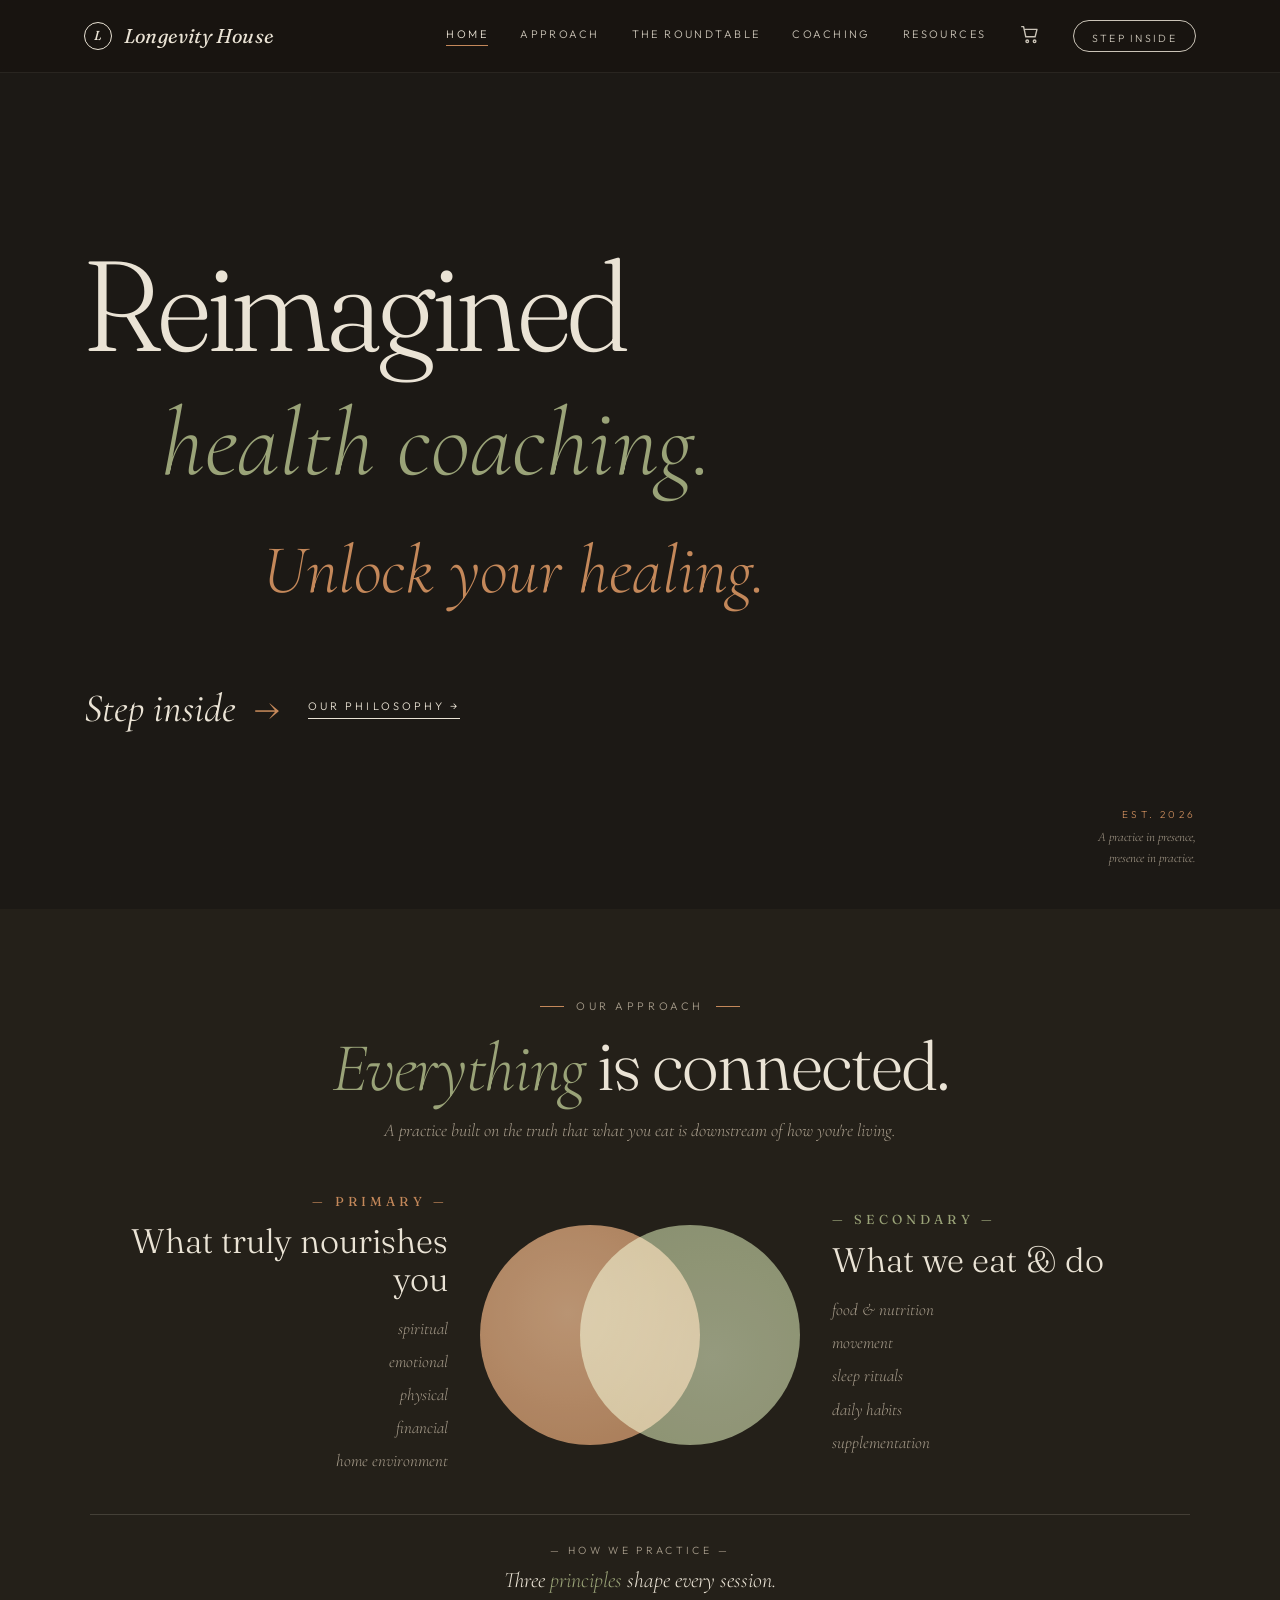
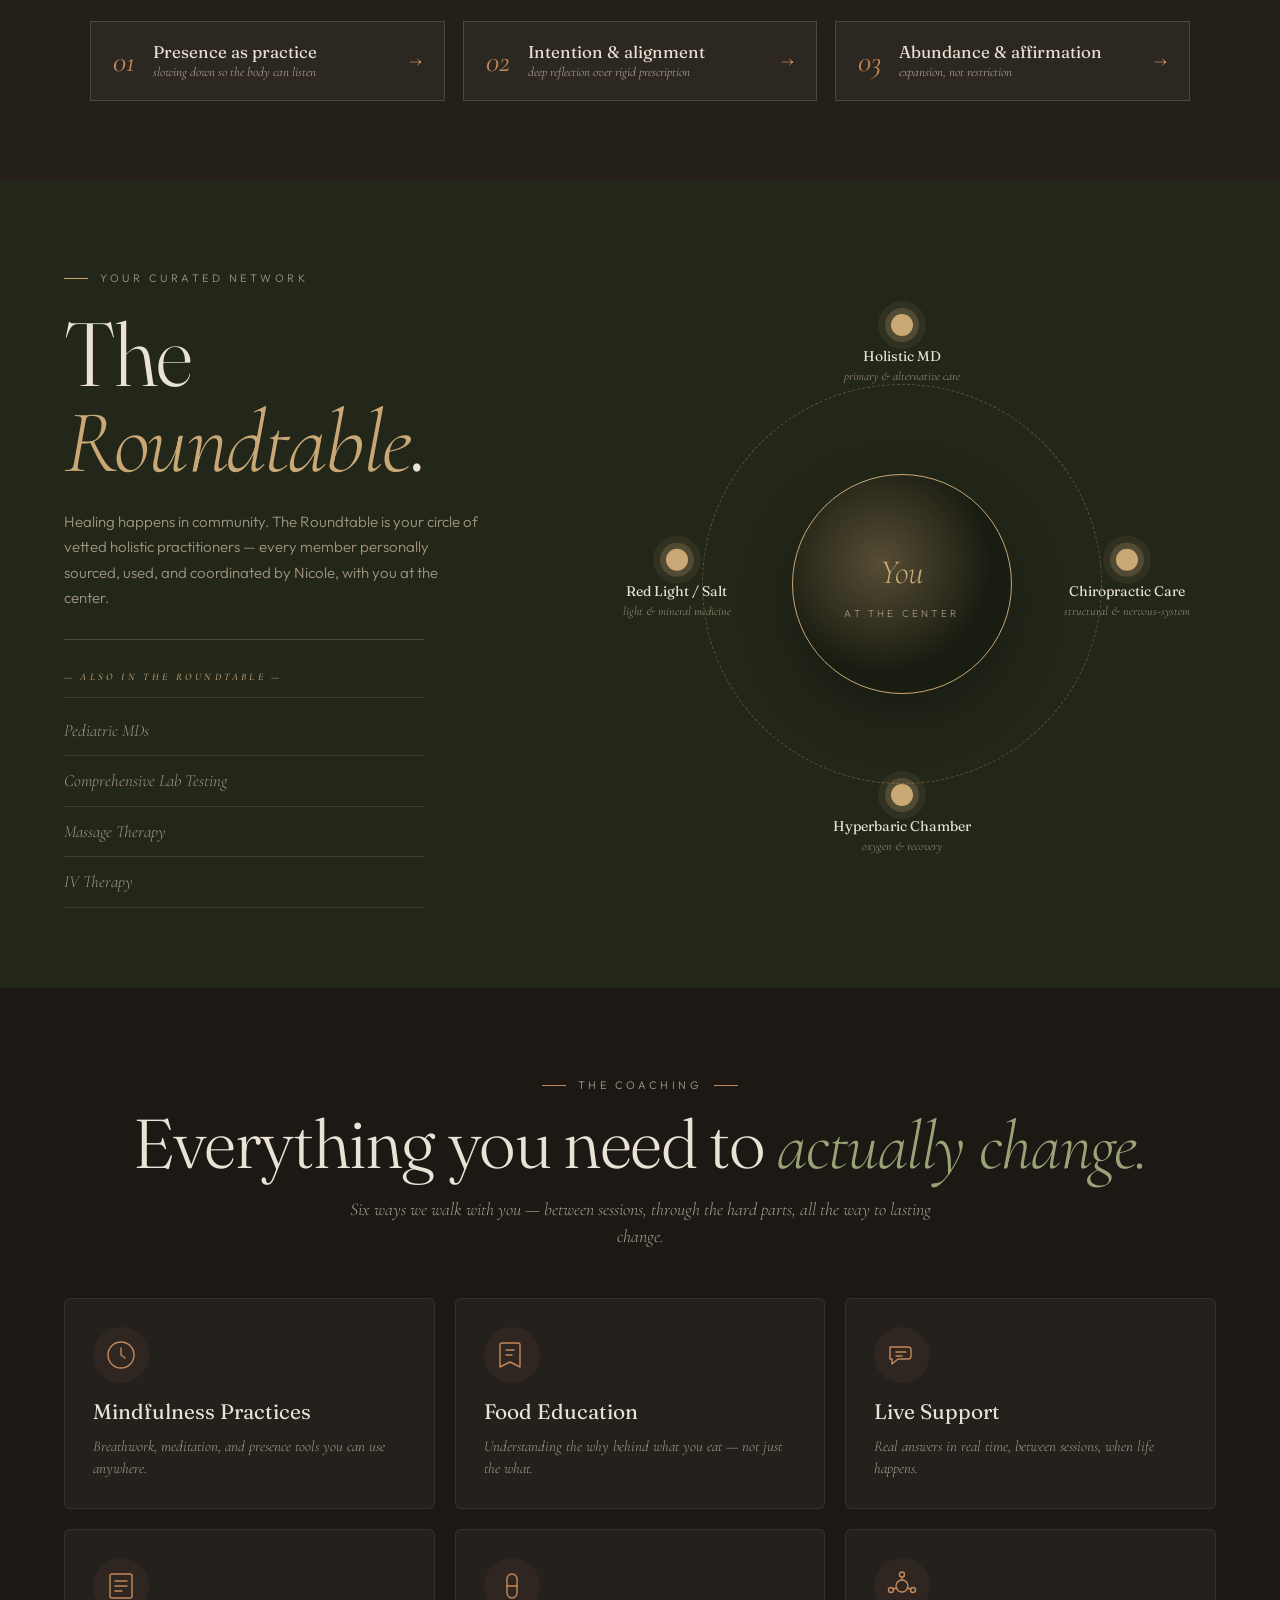
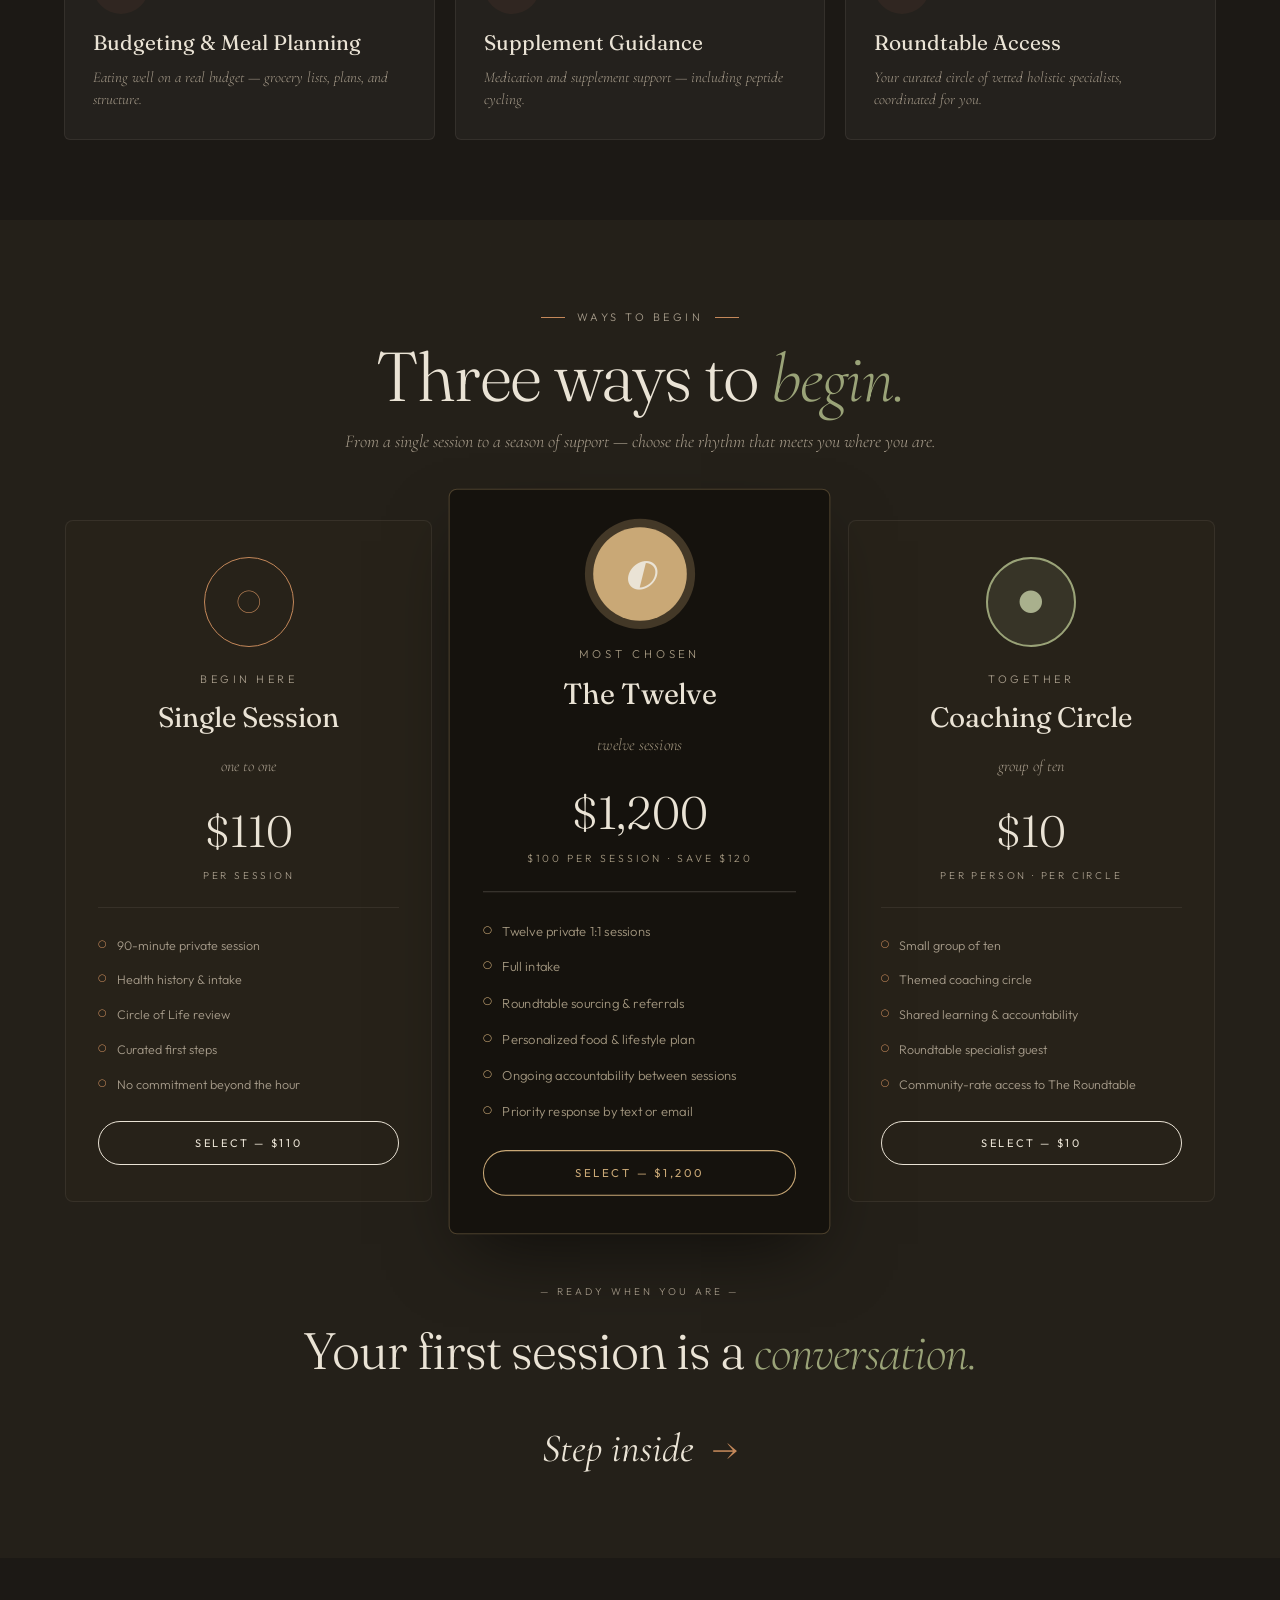
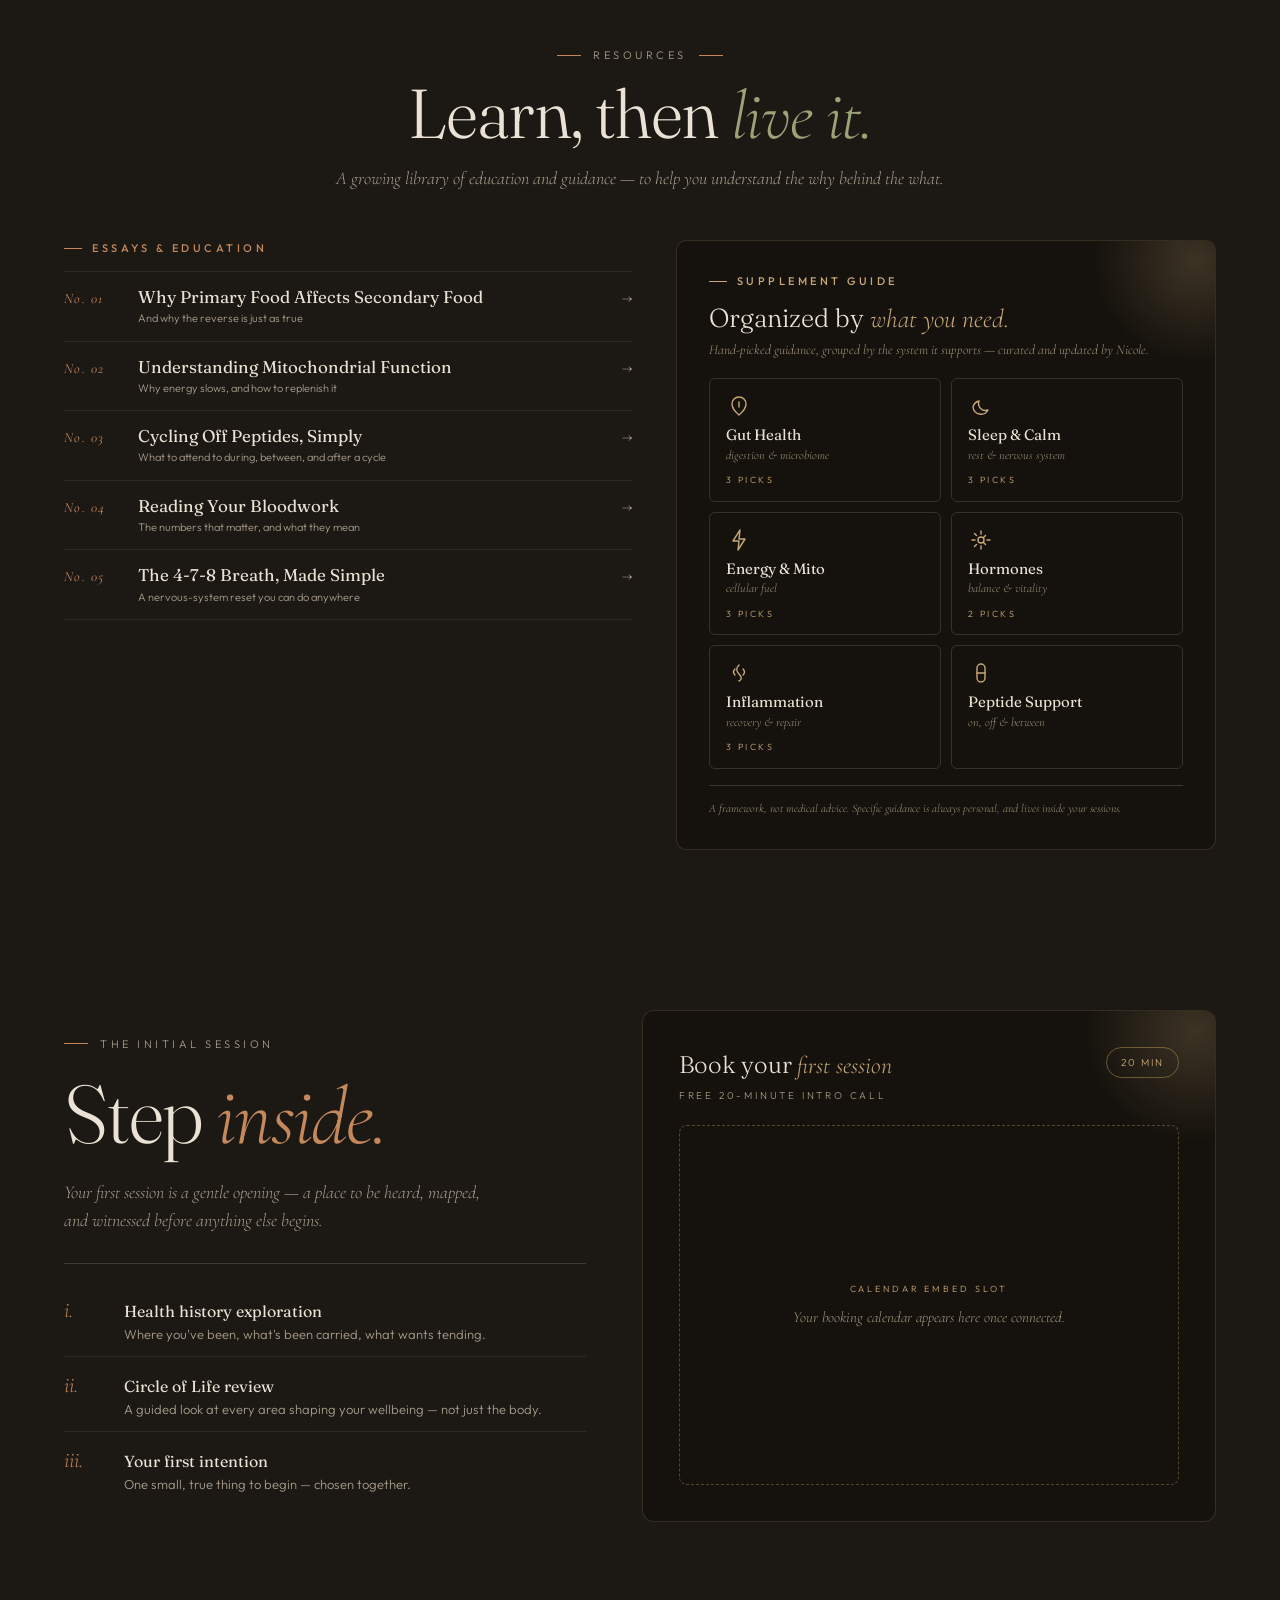
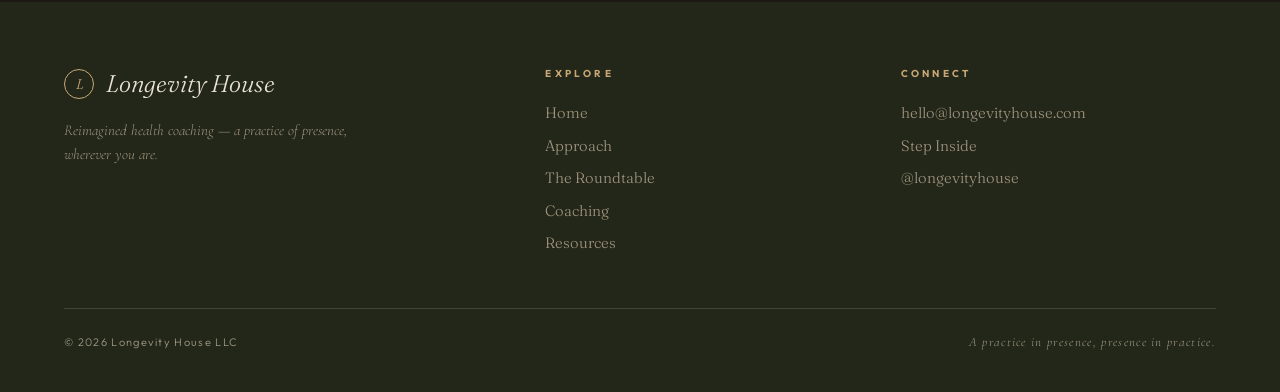
<file: index.html>
<!DOCTYPE html>
<html lang="en">
<head>
  <meta charset="UTF-8" />
  <meta name="viewport" content="width=device-width, initial-scale=1.0" />
  <title>Longevity House — Reimagined Health Coaching</title>
  <meta name="description" content="Longevity House is a personalized health coaching practice. Unlock your healing through presence, intention, and a curated circle of holistic specialists." />
  <link rel="preconnect" href="https://fonts.googleapis.com">
  <link rel="preconnect" href="https://fonts.gstatic.com" crossorigin>
  <link href="https://fonts.googleapis.com/css2?family=Fraunces:ital,opsz,wght,SOFT@0,9..144,300..700,0..100;1,9..144,300..700,0..100&family=Cormorant+Garamond:ital,wght@0,300;0,400;1,300;1,400&family=Outfit:wght@300;400;500;600&display=swap" rel="stylesheet">
  <link rel="stylesheet" href="assets/css/styles.css" />
</head>
<body>
  <header id="site-header" class="site-header"></header>
  <main id="page"></main>
  <footer id="site-footer" class="site-footer"></footer>

  <script src="content/site.js"></script>
  <script src="content/home.js"></script>
  <script src="content/approach.js"></script>
  <script src="content/roundtable.js"></script>
  <script src="content/coaching.js"></script>
  <script src="content/resources.js"></script>
  <script src="content/begin.js"></script>
  <script src="assets/js/render.js"></script>
</body>
</html>
</file>
<file: approach.html>
<!DOCTYPE html>
<html lang="en">
<head>
  <meta charset="UTF-8" />
  <meta http-equiv="refresh" content="0; url=/#approach" />
  <title>Longevity House</title>
</head>
<body><p>Redirecting… <a href="/#approach">Continue to Longevity House</a></p></body>
</html>
</file>
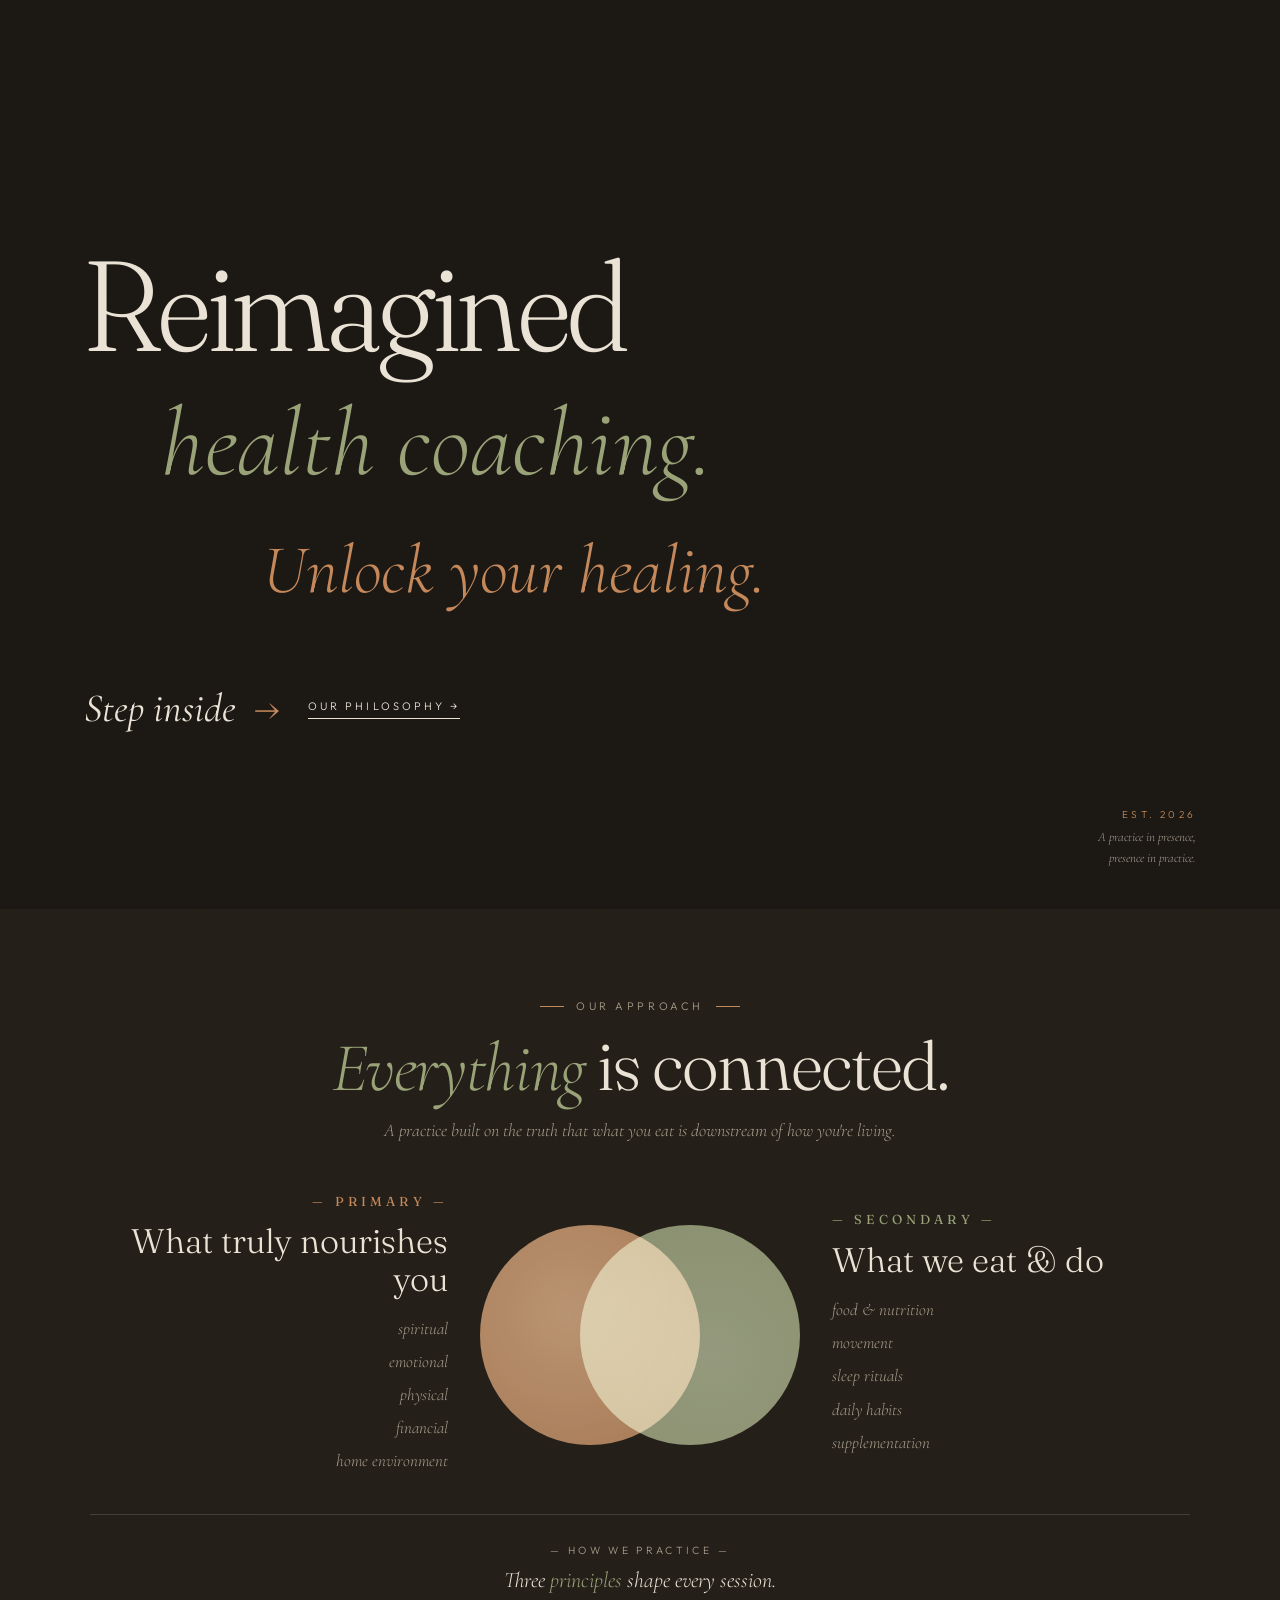
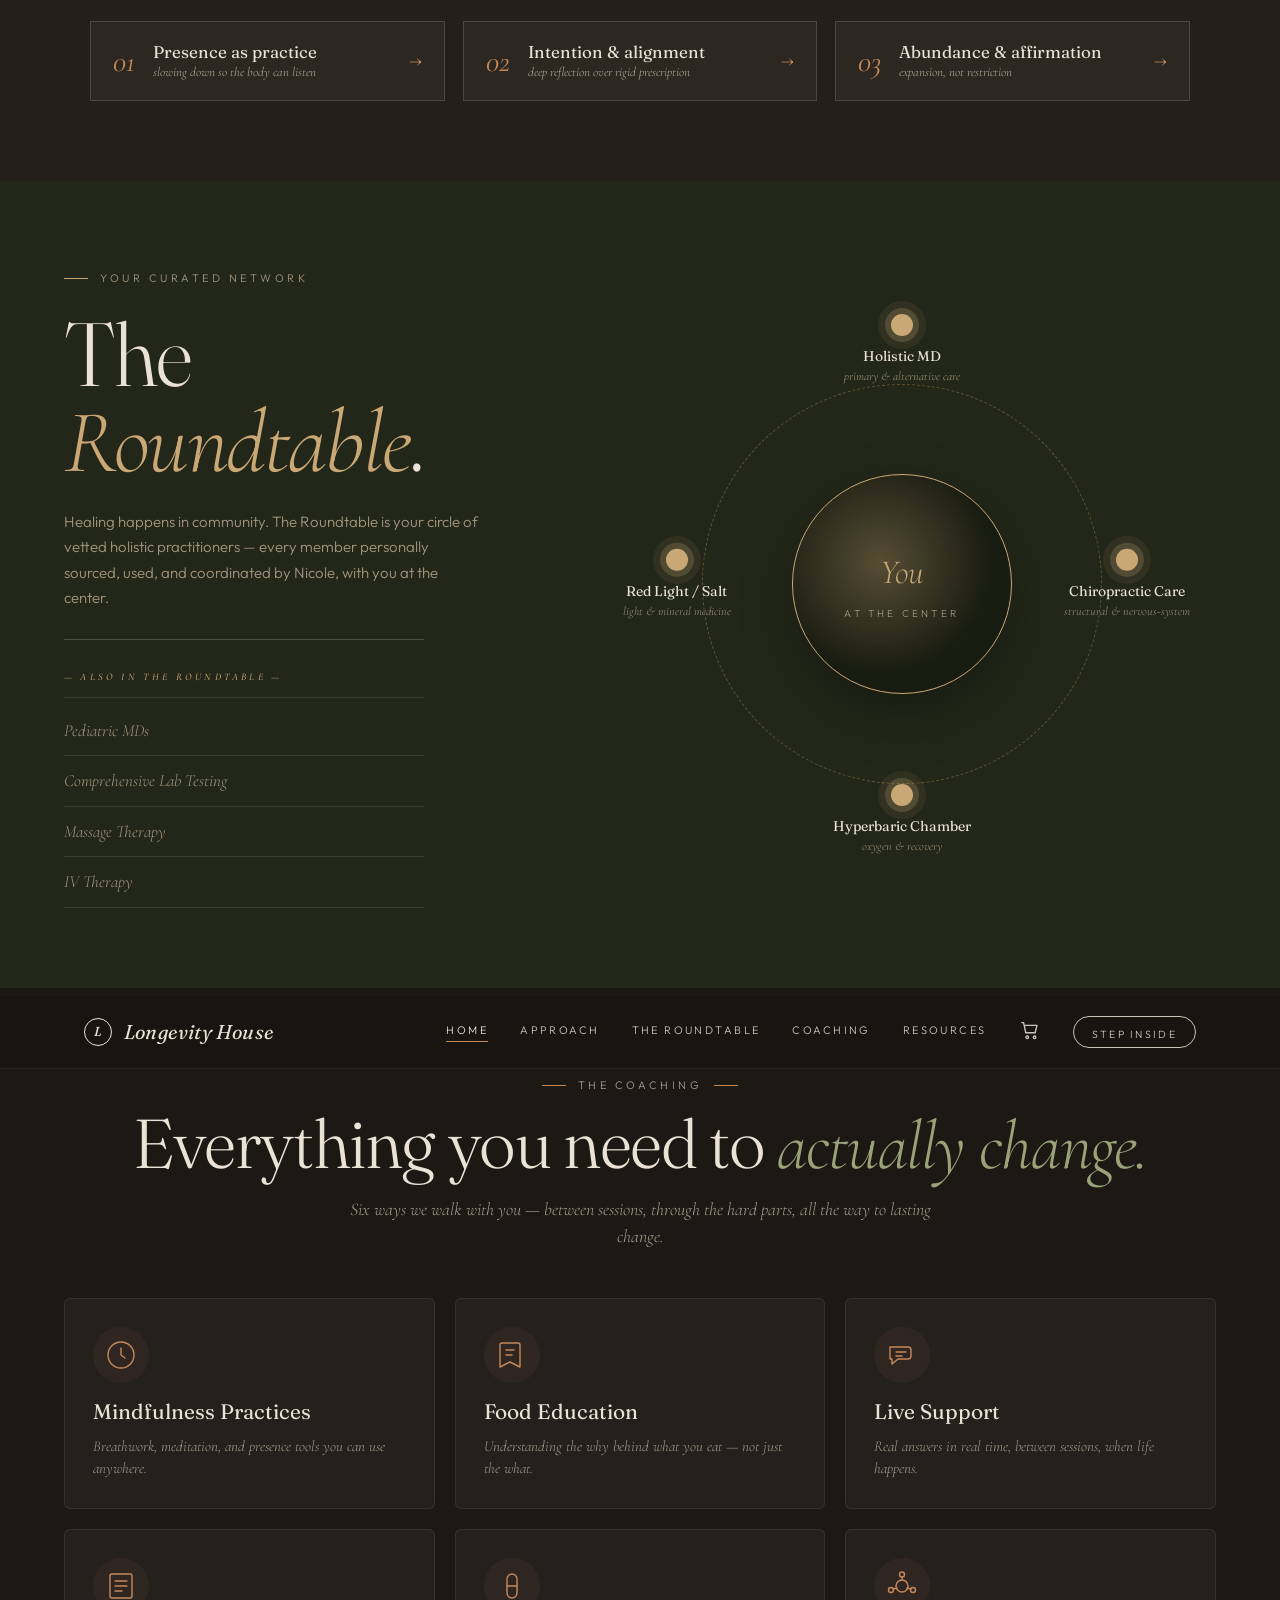
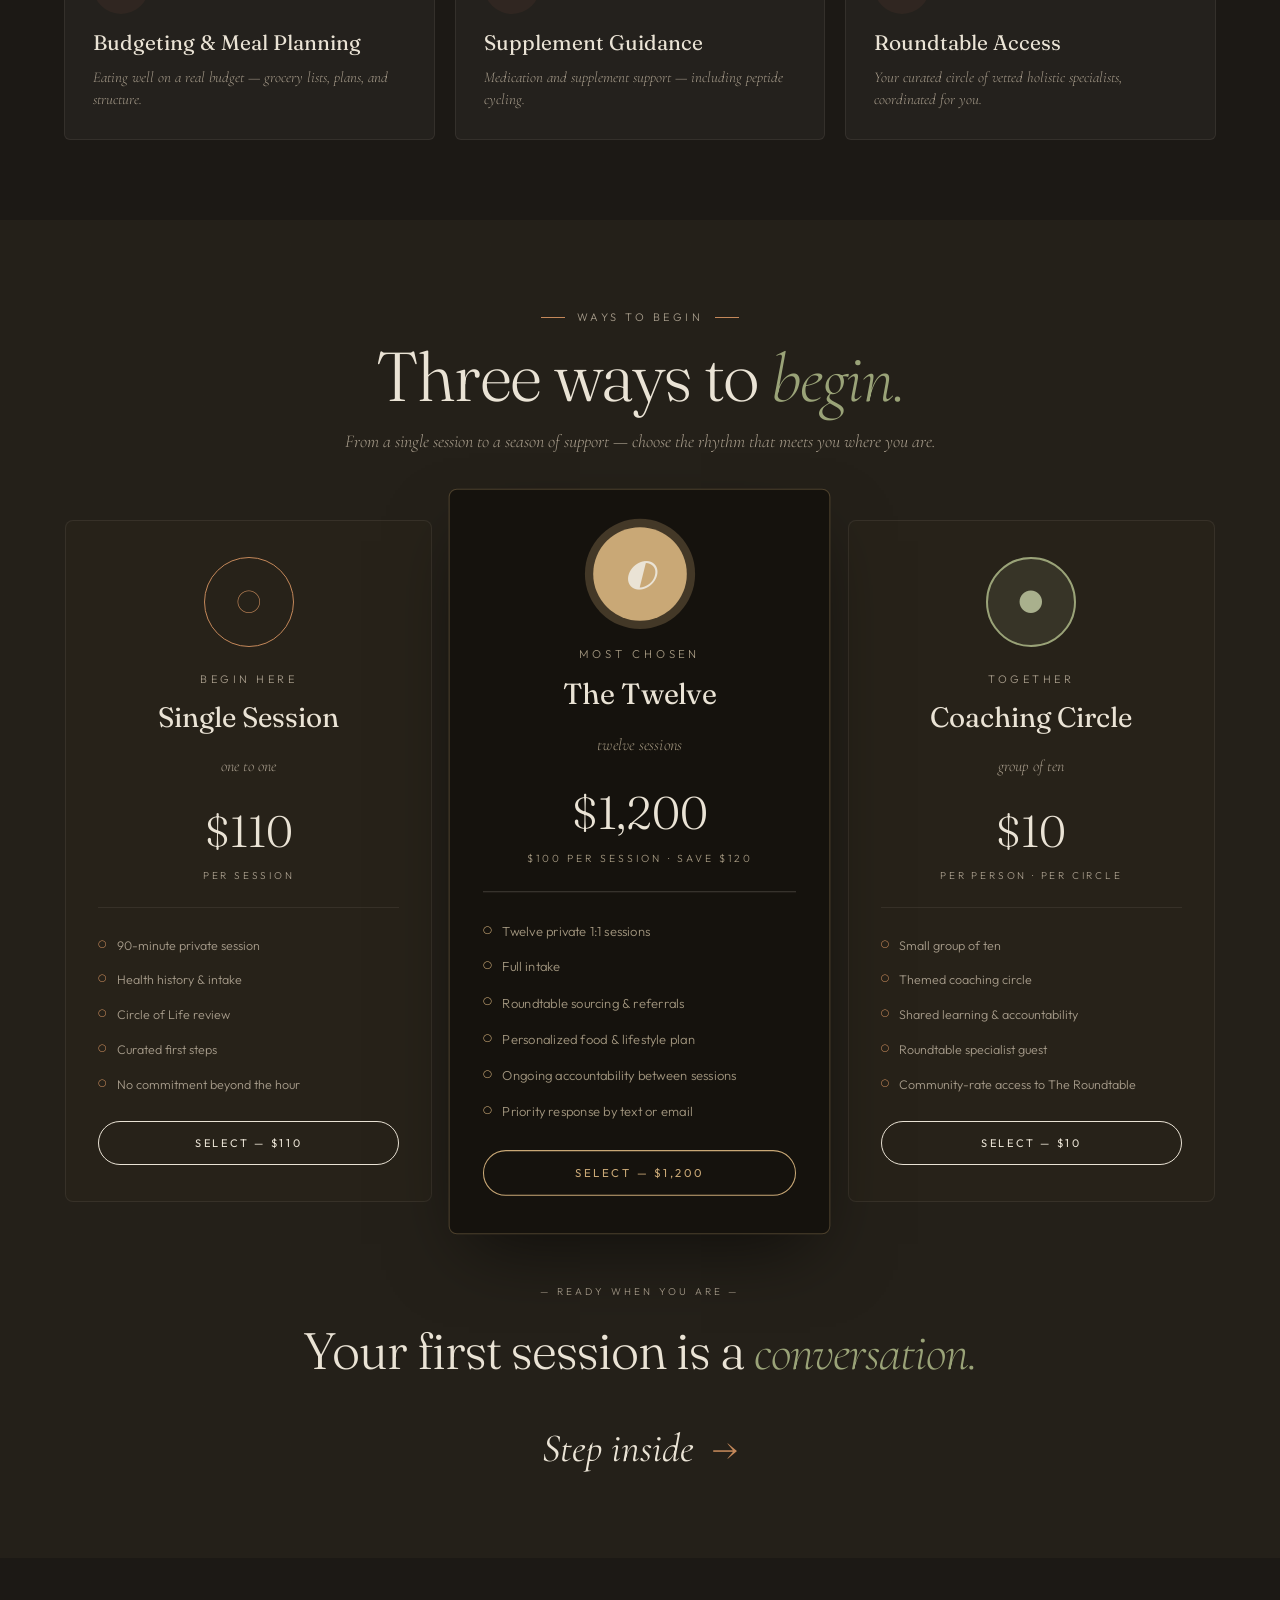
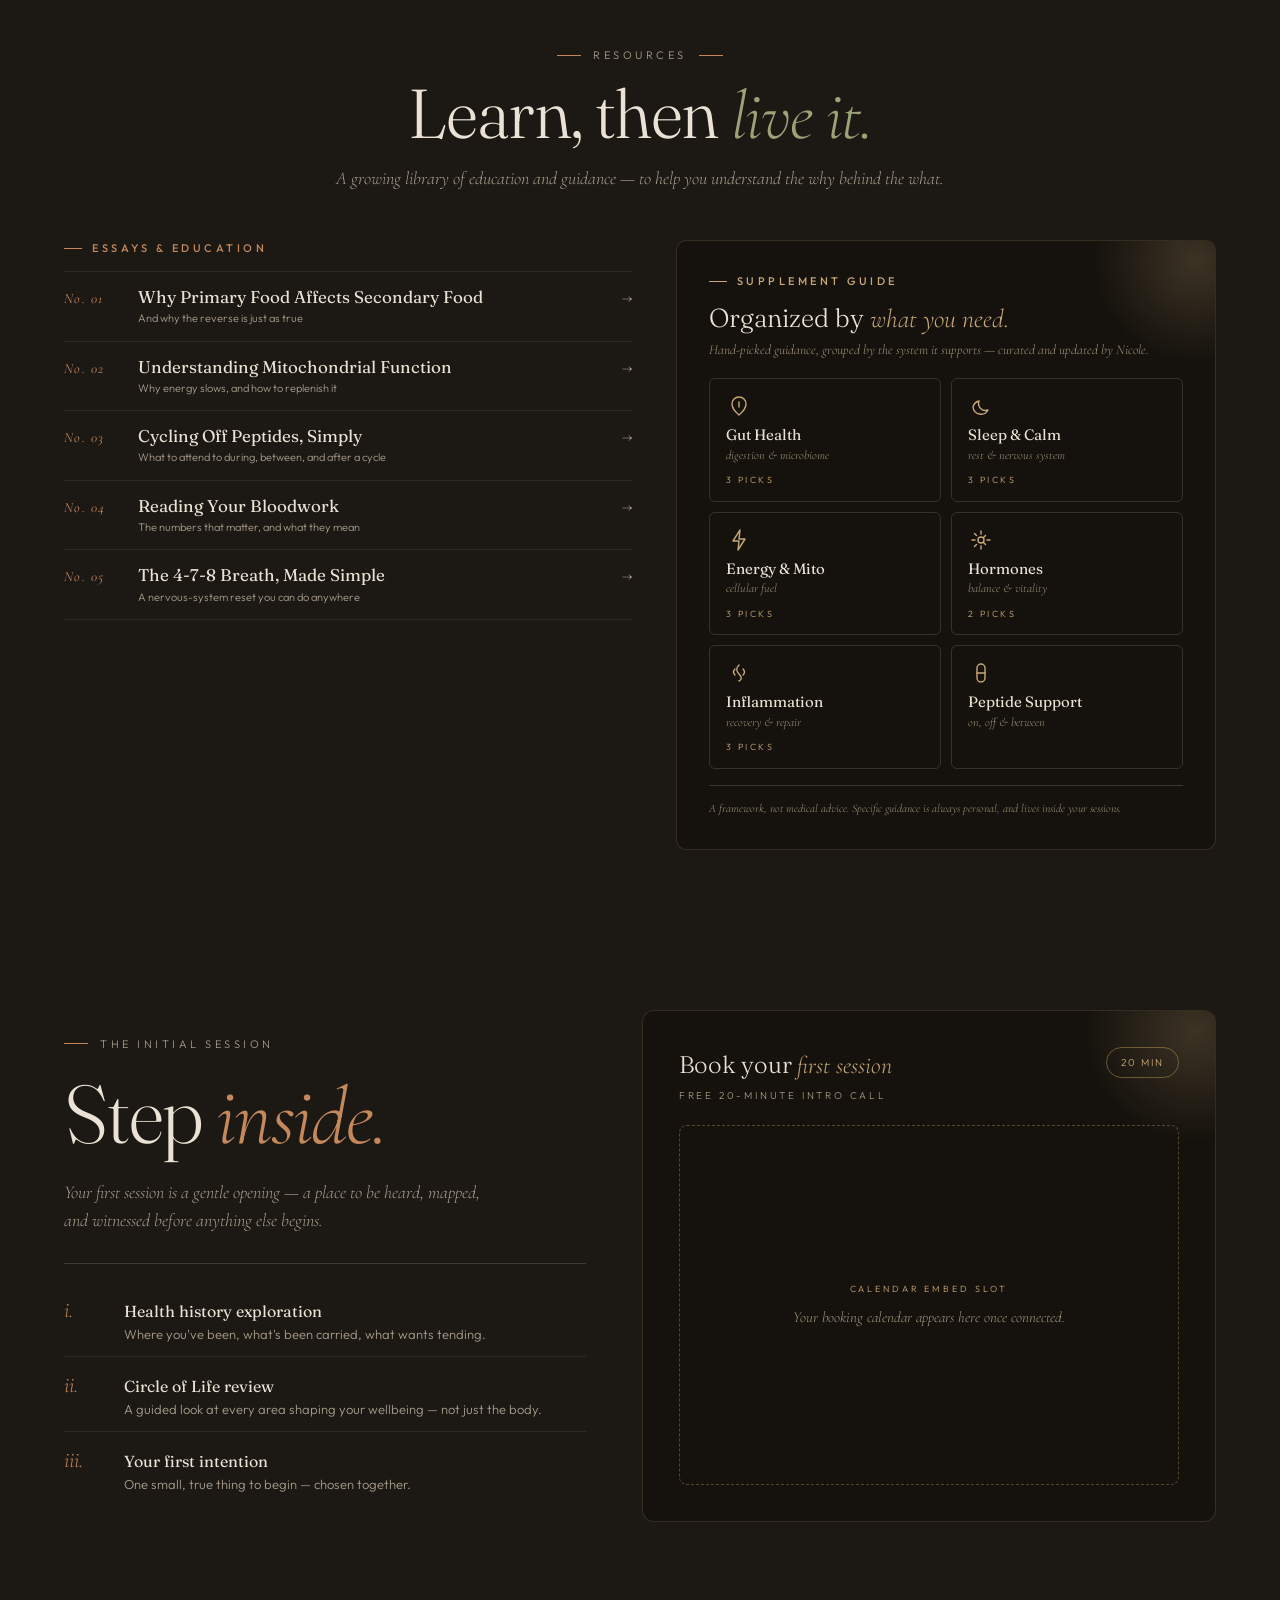
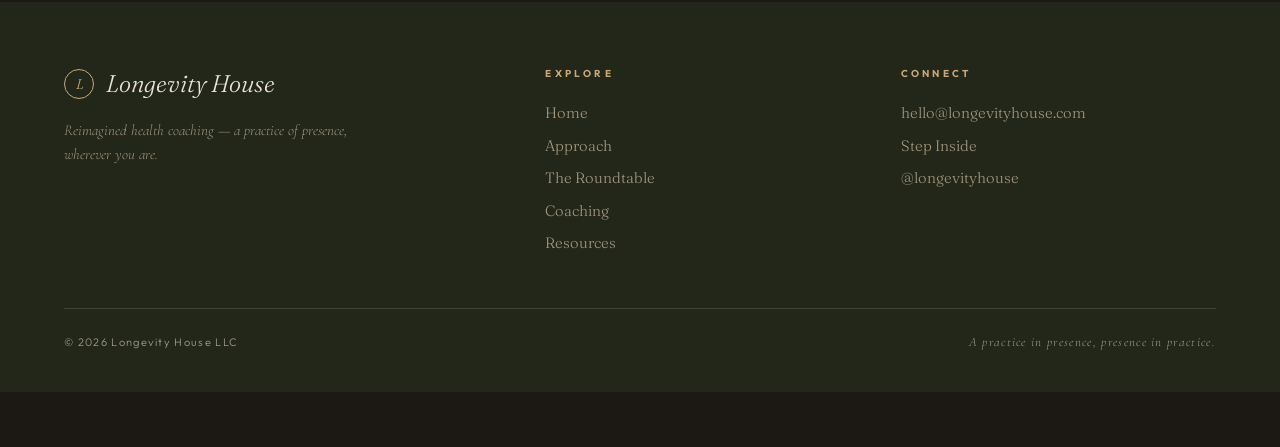
<file: begin.html>
<!DOCTYPE html>
<html lang="en">
<head>
  <meta charset="UTF-8" />
  <meta http-equiv="refresh" content="0; url=/#begin" />
  <title>Longevity House</title>
</head>
<body><p>Redirecting… <a href="/#begin">Continue to Longevity House</a></p></body>
</html>
</file>
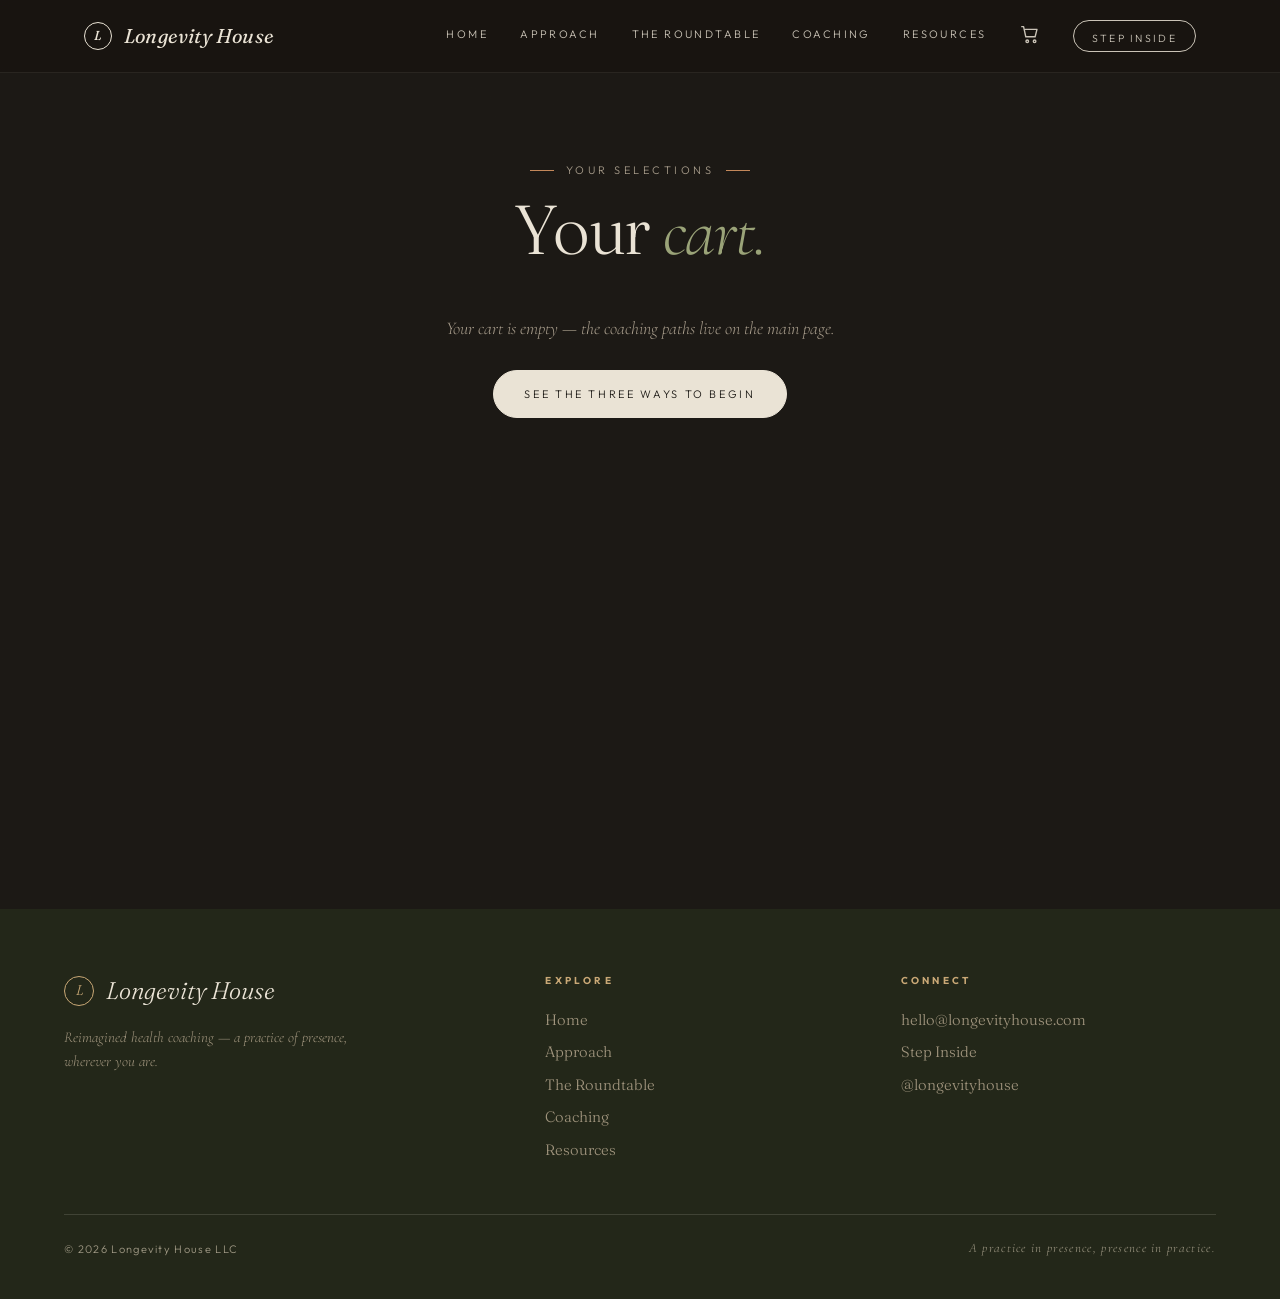
<file: cart.html>
<!DOCTYPE html>
<html lang="en">
<head>
  <meta charset="UTF-8" />
  <meta name="viewport" content="width=device-width, initial-scale=1.0" />
  <title>Longevity House — Your Cart</title>
  <meta name="robots" content="noindex" />
  <link rel="preconnect" href="https://fonts.googleapis.com">
  <link rel="preconnect" href="https://fonts.gstatic.com" crossorigin>
  <link href="https://fonts.googleapis.com/css2?family=Fraunces:ital,opsz,wght,SOFT@0,9..144,300..700,0..100;1,9..144,300..700,0..100&family=Cormorant+Garamond:ital,wght@0,300;0,400;1,300;1,400&family=Outfit:wght@300;400;500;600&display=swap" rel="stylesheet">
  <link rel="stylesheet" href="assets/css/styles.css" />
</head>
<body data-build="cart">
  <header id="site-header" class="site-header"></header>
  <main id="page"></main>
  <footer id="site-footer" class="site-footer"></footer>

  <script src="content/site.js"></script>
  <script src="content/home.js"></script>
  <script src="content/approach.js"></script>
  <script src="content/roundtable.js"></script>
  <script src="content/coaching.js"></script>
  <script src="content/resources.js"></script>
  <script src="content/begin.js"></script>
  <script src="assets/js/render.js"></script>
</body>
</html>
</file>
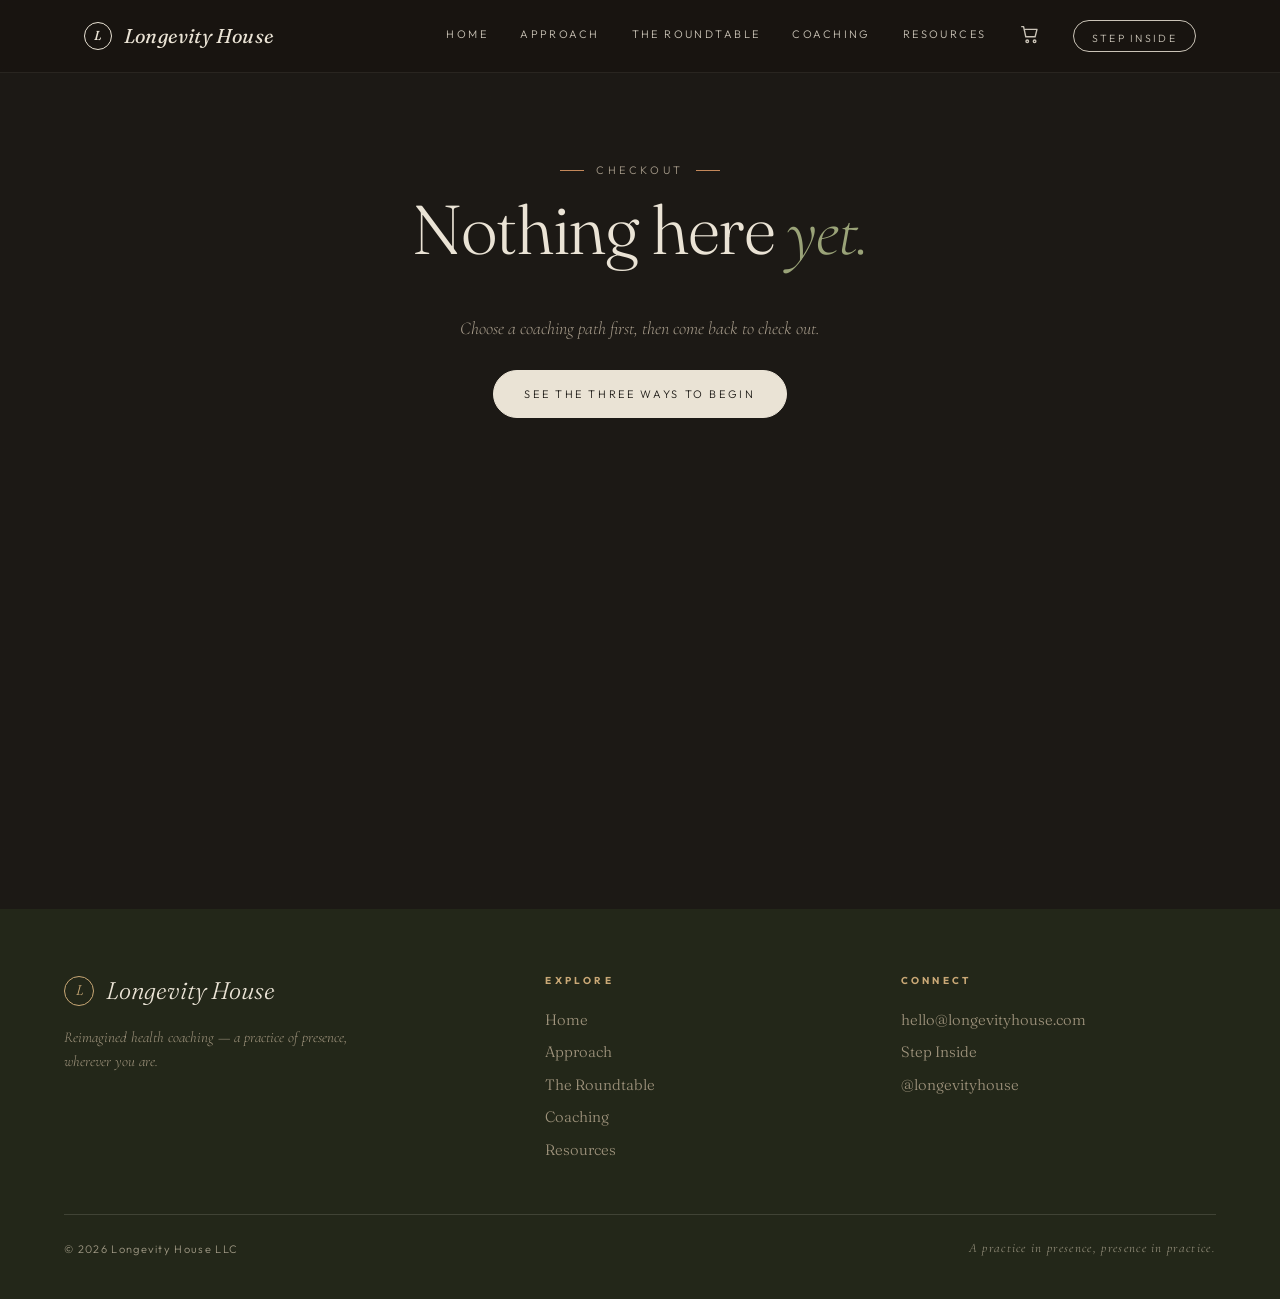
<file: checkout.html>
<!DOCTYPE html>
<html lang="en">
<head>
  <meta charset="UTF-8" />
  <meta name="viewport" content="width=device-width, initial-scale=1.0" />
  <title>Longevity House — Checkout</title>
  <meta name="robots" content="noindex" />
  <link rel="preconnect" href="https://fonts.googleapis.com">
  <link rel="preconnect" href="https://fonts.gstatic.com" crossorigin>
  <link href="https://fonts.googleapis.com/css2?family=Fraunces:ital,opsz,wght,SOFT@0,9..144,300..700,0..100;1,9..144,300..700,0..100&family=Cormorant+Garamond:ital,wght@0,300;0,400;1,300;1,400&family=Outfit:wght@300;400;500;600&display=swap" rel="stylesheet">
  <link rel="stylesheet" href="assets/css/styles.css" />
</head>
<body data-build="checkout">
  <header id="site-header" class="site-header"></header>
  <main id="page"></main>
  <footer id="site-footer" class="site-footer"></footer>

  <script src="content/site.js"></script>
  <script src="content/home.js"></script>
  <script src="content/approach.js"></script>
  <script src="content/roundtable.js"></script>
  <script src="content/coaching.js"></script>
  <script src="content/resources.js"></script>
  <script src="content/begin.js"></script>
  <script src="assets/js/render.js"></script>
</body>
</html>
</file>
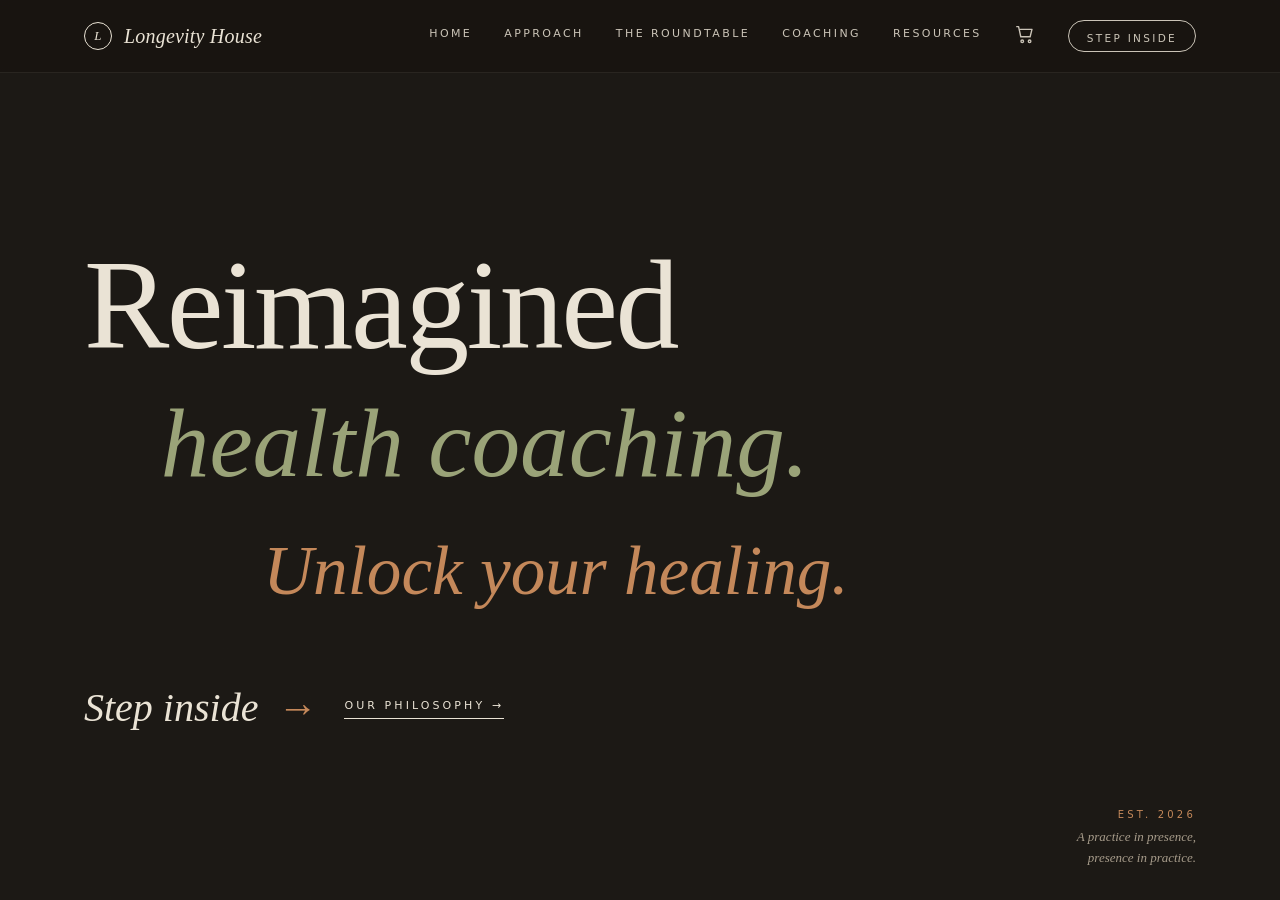
<file: coaching.html>
<!DOCTYPE html>
<html lang="en">
<head>
  <meta charset="UTF-8" />
  <meta http-equiv="refresh" content="0; url=/#coaching" />
  <title>Longevity House</title>
</head>
<body><p>Redirecting… <a href="/#coaching">Continue to Longevity House</a></p></body>
</html>
</file>
<file: resources.html>
<!DOCTYPE html>
<html lang="en">
<head>
  <meta charset="UTF-8" />
  <meta http-equiv="refresh" content="0; url=/#resources" />
  <title>Longevity House</title>
</head>
<body><p>Redirecting… <a href="/#resources">Continue to Longevity House</a></p></body>
</html>
</file>
<file: roundtable.html>
<!DOCTYPE html>
<html lang="en">
<head>
  <meta charset="UTF-8" />
  <meta http-equiv="refresh" content="0; url=/#roundtable" />
  <title>Longevity House</title>
</head>
<body><p>Redirecting… <a href="/#roundtable">Continue to Longevity House</a></p></body>
</html>
</file>
<file: assets/css/styles.css>
/* ============================================================
   LONGEVITY HOUSE — SHARED STYLESHEET
   Design system: cream / moss / terracotta editorial
   Typefaces: Fraunces (display), Cormorant Garamond (italic), Outfit (sans)
   ------------------------------------------------------------
   You normally won't need to edit this file. To change words,
   prices, or lists, edit the files in the /content folder.
   ============================================================ */

/* ---------- DESIGN TOKENS ---------- */
:root {
  --bone: #1C1915;
  --sand: #242019;
  --sand-deep: #A2967F;
  --ink: #EAE3D5;
  --ink-soft: #A79C8B;
  --moss: #9AA378;
  --moss-deep: #232719;
  --sage: #A9B08D;
  --terracotta: #C4885A;
  --terracotta-soft: #D8A87E;
  --brass: #C9A876;
  --panel: #272219;
  --deep: #15120D;
  --rule: rgba(234, 227, 213, 0.16);
  --rule-soft: rgba(234, 227, 213, 0.08);

  --serif: "Fraunces", Georgia, serif;
  --serif-italic: "Cormorant Garamond", Georgia, serif;
  --sans: "Outfit", system-ui, sans-serif;

  --maxw: 1240px;
  --pad-x: clamp(24px, 5vw, 72px);
}

/* ---------- RESET ---------- */
*, *::before, *::after { box-sizing: border-box; margin: 0; padding: 0; }
html { scroll-behavior: smooth; -webkit-text-size-adjust: 100%; }
/* offset anchored sections below the sticky header */
.page-section { scroll-margin-top: 72px; }
body {
  background: var(--bone);
  color: var(--ink);
  font-family: var(--sans);
  font-weight: 300;
  line-height: 1.5;
  -webkit-font-smoothing: antialiased;
  overflow-x: hidden;
}
img { max-width: 100%; display: block; }
a { color: inherit; text-decoration: none; }
button { font-family: inherit; cursor: pointer; }
ul { list-style: none; }

/* ---------- PAPER GRAIN ---------- */
.grain { position: relative; }
.grain::before {
  content: "";
  position: absolute; inset: 0;
  pointer-events: none;
  opacity: 0.4;
  mix-blend-mode: overlay;
  background-image: url("data:image/svg+xml;utf8,<svg xmlns='http://www.w3.org/2000/svg' width='200' height='200'><filter id='n'><feTurbulence type='fractalNoise' baseFrequency='0.9' numOctaves='2' stitchTiles='stitch'/><feColorMatrix values='0 0 0 0 0.16  0 0 0 0 0.18  0 0 0 0 0.15  0 0 0 0.08 0'/></filter><rect width='100%' height='100%' filter='url(%23n)'/></svg>");
  z-index: 0;
}
.grain > * { position: relative; z-index: 1; }

/* ---------- SHARED TYPE HELPERS ---------- */
.eyebrow {
  font-family: var(--sans);
  font-size: 11px;
  letter-spacing: 0.32em;
  text-transform: uppercase;
  color: var(--ink-soft);
  display: inline-flex;
  align-items: center;
  gap: 12px;
}
.eyebrow::before { content: ""; width: 24px; height: 1px; background: var(--terracotta); }
.eyebrow.center { justify-content: center; }
.eyebrow.center::after { content: ""; width: 24px; height: 1px; background: var(--terracotta); }

.display {
  font-family: var(--serif);
  font-weight: 300;
  font-variation-settings: "SOFT" 50;
  line-height: 0.98;
  letter-spacing: -0.02em;
}
.italic {
  font-family: var(--serif-italic);
  font-style: italic;
  font-weight: 300;
}
.brass-em { color: var(--brass) !important; }

/* ============================================================
   HEADER / NAV  (shared on every page)
   ============================================================ */
.site-header {
  position: sticky;
  top: 0;
  z-index: 100;
  background: rgba(24, 21, 17, 0.85);
  backdrop-filter: saturate(160%) blur(10px);
  -webkit-backdrop-filter: saturate(160%) blur(10px);
  border-bottom: 1px solid var(--rule-soft);
}
.site-header.on-dark {
  background: rgba(63, 79, 64, 0.6);
  border-bottom-color: rgba(240,235,225,0.12);
}
.nav {
  max-width: var(--maxw);
  margin: 0 auto;
  display: flex;
  justify-content: space-between;
  align-items: center;
  padding: 20px var(--pad-x);
  font-size: 11px;
  letter-spacing: 0.22em;
  text-transform: uppercase;
  color: var(--ink);
}
.on-dark .nav { color: var(--bone); }
.nav .logo {
  display: flex; align-items: center; gap: 12px;
  font-family: var(--serif);
  font-weight: 400; font-size: 20px;
  text-transform: none; letter-spacing: 0.01em;
  font-style: italic;
}
.nav .logo .mark {
  width: 28px; height: 28px;
  border: 1.5px solid currentColor;
  border-radius: 50%;
  display: inline-flex; align-items: center; justify-content: center;
  font-style: italic; font-size: 13px; font-weight: 500;
}
.nav-links { display: flex; gap: 32px; align-items: center; }
.nav-links a {
  position: relative;
  padding-bottom: 4px;
  color: inherit;
  opacity: 0.85;
  transition: opacity .2s;
}
.nav-links a:hover { opacity: 1; }
.nav-links a.active { opacity: 1; }
.nav-links a.active::after {
  content: ""; position: absolute;
  left: 0; right: 0; bottom: 0; height: 1px;
  background: var(--terracotta);
}
.on-dark .nav-links a.active::after { background: var(--brass); }
.nav-cta {
  border: 1px solid currentColor;
  padding: 10px 18px;
  border-radius: 999px;
  background: transparent;
  color: inherit;
  font-size: 10.5px; letter-spacing: 0.22em;
  text-transform: uppercase;
  transition: background .2s, color .2s;
}
.nav-cta:hover { background: var(--ink); color: var(--bone); border-color: var(--ink); }
.on-dark .nav-cta:hover { background: var(--bone); color: var(--ink); border-color: var(--bone); }

/* hamburger (mobile) */
.nav-toggle {
  display: none;
  background: none; border: none;
  width: 28px; height: 22px;
  position: relative;
}
.nav-toggle span {
  position: absolute; left: 0; right: 0; height: 1.5px;
  background: currentColor; transition: .25s;
}
.nav-toggle span:nth-child(1) { top: 0; }
.nav-toggle span:nth-child(2) { top: 10px; }
.nav-toggle span:nth-child(3) { top: 20px; }
.nav-open .nav-toggle span:nth-child(1) { top: 10px; transform: rotate(45deg); }
.nav-open .nav-toggle span:nth-child(2) { opacity: 0; }
.nav-open .nav-toggle span:nth-child(3) { top: 10px; transform: rotate(-45deg); }

/* ============================================================
   FOOTER  (shared on every page)
   ============================================================ */
.site-footer {
  background: var(--moss-deep);
  color: var(--sand-deep);
  padding: 64px var(--pad-x) 40px;
}
.footer-inner {
  max-width: var(--maxw);
  margin: 0 auto;
  display: grid;
  grid-template-columns: 1.4fr 1fr 1fr;
  gap: 40px;
  align-items: start;
}
.footer-brand .logo {
  display: flex; align-items: center; gap: 12px;
  font-family: var(--serif); font-style: italic;
  font-size: 24px; color: var(--ink);
  margin-bottom: 16px;
}
.footer-brand .logo .mark {
  width: 30px; height: 30px;
  border: 1.5px solid var(--brass);
  border-radius: 50%;
  display: inline-flex; align-items: center; justify-content: center;
  font-size: 14px; color: var(--brass);
}
.footer-brand p {
  font-family: var(--serif-italic);
  font-style: italic; font-size: 15px;
  line-height: 1.6; max-width: 300px;
  color: var(--sand-deep);
}
.footer-col h4 {
  font-family: var(--sans);
  font-size: 10px; letter-spacing: 0.32em;
  text-transform: uppercase; color: var(--brass);
  margin-bottom: 16px;
}
.footer-col a {
  display: block;
  font-family: var(--serif);
  font-size: 15px; color: var(--sand-deep);
  padding: 5px 0;
  transition: color .2s;
}
.footer-col a:hover { color: var(--ink); }
.footer-bottom {
  max-width: var(--maxw);
  margin: 48px auto 0;
  padding-top: 24px;
  border-top: 1px solid rgba(240,235,225,0.14);
  display: flex; justify-content: space-between;
  align-items: center;
  font-size: 11px; letter-spacing: 0.12em;
  color: rgba(214, 203, 180, 0.7);
}
.footer-bottom .credit { font-style: italic; font-family: var(--serif-italic); font-size: 13px; }

/* ============================================================
   PAGE WRAPPERS
   ============================================================ */
.section { padding: 80px var(--pad-x); }
.section .inner { max-width: var(--maxw); margin: 0 auto; }
.section-head { text-align: center; margin-bottom: 48px; }
.section-head .eyebrow { margin-bottom: 16px; }
.section-head h2 {
  font-family: var(--serif);
  font-weight: 300;
  font-size: clamp(40px, 5.4vw, 76px);
  letter-spacing: -0.02em;
  line-height: 1;
}
.section-head h2 em { font-family: var(--serif-italic); font-style: italic; font-weight: 300; color: var(--moss); }
.section-head .lede {
  font-family: var(--serif-italic);
  font-style: italic;
  font-size: 18px;
  color: var(--ink-soft);
  margin: 14px auto 0;
  max-width: 620px;
}

/* primary italic CTA used across the site */
.cta-italic {
  background: transparent; border: none;
  color: var(--ink);
  font-family: var(--serif-italic);
  font-style: italic;
  font-size: clamp(28px, 3.4vw, 40px);
  font-weight: 400;
  display: inline-flex; align-items: center; gap: 18px;
}
.cta-italic .arrow { color: var(--terracotta); transition: transform .25s; }
.cta-italic:hover .arrow { transform: translateX(8px); }
.cta-ghost {
  font-family: var(--sans);
  font-size: 11px; letter-spacing: 0.28em;
  text-transform: uppercase;
  color: var(--ink);
  border-bottom: 1px solid var(--ink);
  padding-bottom: 4px;
}

/* ============================================================
   HOME (index.html)
   ============================================================ */
.hero {
  min-height: calc(100vh - 64px);
  display: flex;
  flex-direction: column;
  justify-content: center;
  padding: 60px var(--pad-x);
  max-width: var(--maxw);
  margin: 0 auto;
  position: relative;
}
.hero .cascade { margin-bottom: 56px; }
.hero .cascade .line { display: block; color: var(--ink); }
.hero .cascade .line-1 { font-size: clamp(60px, 10vw, 150px); }
.hero .cascade .line-2 {
  font-family: var(--serif-italic);
  font-style: italic; color: var(--moss);
  font-size: clamp(48px, 7.6vw, 116px);
  padding-left: clamp(30px, 6vw, 90px);
  margin-top: 2px;
}
.hero .cascade .line-3 {
  font-family: var(--serif-italic);
  font-style: italic; color: var(--terracotta);
  font-size: clamp(34px, 5.4vw, 84px);
  padding-left: clamp(70px, 14vw, 210px);
  margin-top: 2px;
}
.hero .hero-ctas { display: flex; gap: 28px; align-items: center; flex-wrap: wrap; }
.hero .est-stamp {
  position: absolute;
  bottom: 40px; right: var(--pad-x);
  font-family: var(--serif-italic);
  font-style: italic; font-size: 13px;
  color: var(--ink-soft);
  text-align: right; line-height: 1.6;
}
.hero .est-stamp::before {
  content: attr(data-est);
  display: block;
  font-family: var(--sans); font-style: normal;
  font-size: 10px; letter-spacing: 0.32em;
  color: var(--terracotta); margin-bottom: 4px;
}

/* ============================================================
   APPROACH (approach.html)
   ============================================================ */
.approach-section { background: var(--sand); }
.venn-wrap {
  display: grid;
  grid-template-columns: 1fr auto 1fr;
  align-items: center;
  max-width: 1100px;
  margin: 0 auto 36px;
  gap: 0;
}
.venn-col { padding: 0 20px; }
.venn-col h4 {
  font-family: var(--serif);
  font-weight: 400; font-size: 13px;
  letter-spacing: 0.32em; text-transform: uppercase;
  color: var(--terracotta); margin-bottom: 12px; text-align: right;
}
.venn-col.right h4 { text-align: left; color: var(--moss); }
.venn-col h3 {
  font-family: var(--serif);
  font-weight: 300; font-size: clamp(24px, 3vw, 34px);
  line-height: 1.1; margin-bottom: 14px; text-align: right;
}
.venn-col.right h3 { text-align: left; }
.venn-col ul { text-align: right; }
.venn-col.right ul { text-align: left; }
.venn-col li {
  font-family: var(--serif-italic);
  font-style: italic; font-size: 17px;
  line-height: 1.95; color: var(--ink-soft);
}
.venn {
  position: relative;
  width: 320px; height: 280px;
  margin: 0 12px;
}
.venn .circle {
  position: absolute; width: 220px; height: 220px;
  border-radius: 50%; top: 30px;
  mix-blend-mode: screen;
  filter: saturate(0.9);
}
.venn .c1 { left: 0; background: radial-gradient(circle at 40% 40%, var(--terracotta-soft), var(--terracotta)); opacity: .85; }
.venn .c2 { right: 0; background: radial-gradient(circle at 60% 60%, var(--sage), var(--moss)); opacity: .85; }

.bridge {
  text-align: center;
  border-top: 1px solid var(--rule);
  padding-top: 28px;
  max-width: 1100px; margin: 0 auto;
}
.bridge .small-eye {
  font-size: 10.5px; letter-spacing: 0.32em;
  text-transform: uppercase; color: var(--ink-soft); margin-bottom: 6px;
}
.bridge .bridge-text {
  font-family: var(--serif-italic);
  font-style: italic; font-size: 22px;
  color: var(--ink); margin-bottom: 24px;
}
.bridge .bridge-text em { color: var(--moss); }
.pillar-tabs { display: grid; grid-template-columns: repeat(3, 1fr); gap: 18px; }
.pillar-tab {
  border: 1px solid var(--rule);
  background: rgba(234,227,213,0.04);
  padding: 20px 22px;
  text-align: left;
  display: flex; align-items: center; gap: 18px;
  transition: all .25s;
  width: 100%;
}
.pillar-tab:hover { background: rgba(234,227,213,0.08); border-color: var(--brass); transform: translateY(-2px); }
.pillar-tab .num {
  font-family: var(--serif-italic); font-style: italic;
  font-size: 30px; color: var(--terracotta); flex-shrink: 0;
}
.pillar-tab .ptext { flex: 1; }
.pillar-tab .ptitle {
  font-family: var(--serif); font-weight: 400;
  font-size: 17px; color: var(--ink); display: block; line-height: 1.2;
}
.pillar-tab .psub {
  font-family: var(--serif-italic); font-style: italic;
  font-size: 13px; color: var(--ink-soft);
}
.pillar-tab .parrow { font-family: var(--serif-italic); font-style: italic; color: var(--terracotta); font-size: 20px; }

/* MODAL */
.modal-overlay {
  position: fixed; inset: 0;
  background: rgba(0,0,0,0.66);
  display: flex; align-items: center; justify-content: center;
  padding: 24px;
  opacity: 0; visibility: hidden;
  transition: opacity .3s, visibility .3s;
  z-index: 200;
}
.modal-overlay.open { opacity: 1; visibility: visible; }
.modal {
  background: var(--panel);
  width: 580px; max-width: 100%;
  padding: 48px 52px 40px;
  border-radius: 6px;
  border-top: 4px solid var(--terracotta);
  position: relative;
  transform: translateY(12px);
  transition: transform .3s;
  max-height: 90vh; overflow-y: auto;
}
.modal-overlay.open .modal { transform: translateY(0); }
.modal .close {
  position: absolute; top: 18px; right: 20px;
  width: 32px; height: 32px; border-radius: 50%;
  border: 1px solid var(--rule); background: transparent;
  color: var(--ink-soft); font-size: 16px;
  display: inline-flex; align-items: center; justify-content: center;
}
.modal .num-large {
  font-family: var(--serif-italic); font-style: italic;
  font-size: 56px; color: var(--terracotta); line-height: 1; margin-bottom: 10px;
}
.modal .pillar-label {
  font-size: 10.5px; letter-spacing: 0.32em;
  text-transform: uppercase; color: var(--ink-soft); margin-bottom: 6px;
}
.modal h3 {
  font-family: var(--serif); font-weight: 400;
  font-size: 34px; line-height: 1.1; margin-bottom: 16px;
}
.modal h3 em { font-family: var(--serif-italic); font-style: italic; color: var(--moss); font-weight: 300; }
.modal p { font-family: var(--serif); font-weight: 300; font-size: 17px; line-height: 1.6; margin-bottom: 12px; }
.modal p.detail { font-family: var(--serif-italic); font-style: italic; font-size: 16px; color: var(--ink-soft); }
.modal .modal-foot {
  margin-top: 22px; padding-top: 18px;
  border-top: 1px solid var(--rule-soft);
  display: flex; justify-content: space-between; align-items: center;
}
.modal .modal-foot .pos { font-size: 10px; letter-spacing: 0.32em; text-transform: uppercase; color: var(--ink-soft); }
.modal .modal-foot .pos strong { color: var(--terracotta); }
.modal .modal-foot .marrows { display: flex; gap: 10px; }
.modal .modal-foot .marrows button {
  width: 38px; height: 38px; border-radius: 50%;
  border: 1px solid var(--ink); background: transparent;
  font-family: var(--serif-italic); font-style: italic;
  font-size: 18px; color: var(--ink);
}

/* ============================================================
   ROUNDTABLE (roundtable.html)
   ============================================================ */
.roundtable-page { background: var(--moss-deep); color: var(--ink); }
.roundtable-grid {
  display: grid;
  grid-template-columns: 1fr 1.3fr;
  grid-template-rows: 1fr auto;
  gap: 30px 40px;
  align-items: center;
  max-width: var(--maxw); margin: 0 auto;
}
.roundtable-grid.no-pracs { grid-template-rows: 1fr; }
.roundtable-grid.no-pracs .rt-left { grid-row: 1; }
.rt-left { grid-row: 1 / 3; }
.rt-left .eyebrow { color: var(--sand-deep); margin-bottom: 24px; }
.rt-left .eyebrow::before { background: var(--brass); }
.rt-left h2 {
  font-family: var(--serif); font-weight: 300;
  font-size: clamp(52px, 7vw, 92px); color: var(--ink);
  line-height: 0.95; margin-bottom: 24px; letter-spacing: -0.02em;
}
.rt-left h2 em { font-family: var(--serif-italic); font-style: italic; color: var(--brass); }
.rt-left .lede { font-size: 15px; line-height: 1.7; color: var(--sand-deep); max-width: 420px; margin-bottom: 28px; }
.rt-modalities { border-top: 1px solid rgba(240,235,225,0.2); padding-top: 18px; max-width: 360px; }
.rt-modalities .label { font-size: 10px; letter-spacing: 0.32em; text-transform: uppercase; color: var(--brass); margin-bottom: 8px; font-weight: 500; }
.rt-modalities li {
  font-family: var(--serif-italic); font-style: italic;
  font-size: 17px; color: var(--sand-deep);
  padding: 12px 0; border-bottom: 1px solid rgba(240,235,225,0.12);
}
.rt-modalities li.clickable {
  cursor: pointer;
  transition: color .2s, padding-left .2s;
  display: flex; align-items: center; justify-content: space-between;
}
.rt-modalities li.clickable::after {
  content: "→"; font-style: normal; color: var(--brass);
  opacity: 0; transition: opacity .2s, transform .2s;
  transform: translateX(-6px);
}
.rt-modalities li.clickable:hover { color: var(--bone); padding-left: 6px; }
.rt-modalities li.clickable:hover::after { opacity: 1; transform: translateX(0); }
.rt-viz { grid-column: 2; grid-row: 1; align-self: center; display: flex; justify-content: center; }
.rt-table { position: relative; width: 460px; height: 460px; }
.rt-table::before { content: ""; position: absolute; inset: 30px; border: 1px dashed rgba(184,149,86,0.4); border-radius: 50%; }
.rt-center {
  position: absolute; top: 50%; left: 50%; transform: translate(-50%,-50%);
  width: 220px; height: 220px; border-radius: 50%;
  background: radial-gradient(circle at 40% 40%, rgba(201,168,118,0.35), transparent 60%), #191C11;
  border: 1px solid var(--brass);
  display: flex; align-items: center; justify-content: center;
  box-shadow: 0 20px 60px -10px rgba(0,0,0,0.4);
}
.rt-center span { font-family: var(--serif-italic); font-style: italic; font-size: 34px; color: var(--brass); text-align: center; }
.rt-center span small { display: block; font-family: var(--sans); font-style: normal; font-size: 10px; letter-spacing: 0.32em; text-transform: uppercase; color: var(--sand-deep); margin-top: 8px; }
.rt-seat { position: absolute; width: 170px; text-align: center; }
.rt-seat .dot {
  width: 22px; height: 22px; border-radius: 50%;
  background: var(--brass); margin: 0 auto 12px;
  box-shadow: 0 0 0 6px rgba(201,168,118,0.22), 0 0 0 13px rgba(201,168,118,0.08);
}
.rt-seat .stitle { font-family: var(--serif); font-weight: 400; font-size: 14px; color: var(--ink); display: block; margin-bottom: 4px; line-height: 1.2; }
.rt-seat .ssub { font-family: var(--serif-italic); font-style: italic; font-size: 12px; color: var(--sand-deep); display: block; line-height: 1.3; }
.rt-seat.n { top: -40px; left: 50%; transform: translateX(-50%); }
.rt-seat.e { top: 50%; right: -80px; transform: translateY(-50%); }
.rt-seat.s { bottom: -40px; left: 50%; transform: translateX(-50%); }
.rt-seat.w { top: 50%; left: -80px; transform: translateY(-50%); }
.rt-practitioners {
  grid-column: 2; grid-row: 2; align-self: end;
  display: grid; grid-template-columns: repeat(3, 1fr); gap: 14px;
  padding-top: 18px; border-top: 1px solid rgba(240,235,225,0.15);
}
.rt-practitioners .strip-label { grid-column: 1/-1; font-size: 10px; letter-spacing: 0.32em; text-transform: uppercase; color: var(--brass); margin-bottom: 4px; font-weight: 500; }
.modal .info-eyebrow {
  font-size: 10.5px; letter-spacing: 0.32em; text-transform: uppercase;
  color: var(--ink-soft); margin-bottom: 8px;
}
/* wider modal when showing a full essay */
.modal.reading { width: 720px; padding: 52px 60px 46px; }
.essay-body { margin-top: 20px; }
.essay-body h4 {
  font-family: var(--serif); font-weight: 400; font-size: 19px;
  color: var(--moss); margin: 28px 0 8px; line-height: 1.3;
}
.essay-body h4:first-child { margin-top: 0; }
.essay-body p {
  font-family: var(--serif); font-weight: 300; font-size: 16.5px;
  line-height: 1.7; color: var(--ink); margin-bottom: 14px;
}
.essay-body p.essay-note {
  font-family: var(--serif-italic); font-style: italic; font-size: 14px;
  color: var(--ink-soft); background: rgba(196,136,90,0.1);
  border-left: 2px solid var(--terracotta);
  padding: 12px 16px; margin-bottom: 22px; line-height: 1.55;
}
.essay-body ul { margin: 0 0 16px; padding-left: 0; }
.essay-body li {
  font-family: var(--serif); font-weight: 300; font-size: 16px;
  line-height: 1.65; color: var(--ink);
  padding: 7px 0 7px 24px; position: relative;
}
.essay-body li::before {
  content: "—"; position: absolute; left: 0;
  color: var(--terracotta);
}

.modal .info-body {
  font-family: var(--serif); font-weight: 300; font-size: 17px;
  line-height: 1.6; color: var(--ink);
}
/* product list inside the supplement modal */
.modal .product-list { margin-top: 18px; }
.modal .product {
  display: flex; align-items: center; justify-content: space-between; gap: 16px;
  padding: 14px 0;
  border-bottom: 1px solid var(--rule-soft);
  transition: padding-left .2s;
}
.modal .product:first-child { border-top: 1px solid var(--rule-soft); }
.modal .product:hover { padding-left: 6px; }
.modal .product .pname {
  display: block;
  font-family: var(--serif); font-weight: 400; font-size: 16px;
  color: var(--ink); line-height: 1.25;
}
.modal .product .pnote {
  display: block;
  font-family: var(--serif-italic); font-style: italic; font-size: 13px;
  color: var(--ink-soft); margin-top: 3px;
}
.modal .product .parrow {
  font-family: var(--serif-italic); font-style: italic;
  color: var(--terracotta); font-size: 18px; flex-shrink: 0;
}
/* small count badge on category tiles */
.cat .cat-count {
  font-family: var(--sans); font-size: 9px;
  letter-spacing: 0.28em; text-transform: uppercase;
  color: var(--brass); margin-top: 6px;
}
/* practitioner is now a button — strip default button chrome */
.practitioner {
  width: 100%; text-align: left; font-family: inherit; cursor: pointer;
  display: flex; align-items: center; gap: 12px;
  background: rgba(240,235,225,0.05);
  border: 1px solid rgba(240,235,225,0.12);
  padding: 12px 14px; border-radius: 4px;
  transition: border-color .2s;
}
.practitioner:hover { border-color: var(--brass); }
.practitioner .avatar {
  width: 42px; height: 42px; border-radius: 50%;
  background: linear-gradient(135deg, var(--brass), var(--terracotta));
  display: inline-flex; align-items: center; justify-content: center;
  color: var(--moss-deep); font-family: var(--serif); font-weight: 500; font-size: 14px; flex-shrink: 0;
}
.practitioner .pname { font-family: var(--serif); font-weight: 400; font-size: 13px; color: var(--bone); display: block; line-height: 1.2; }
.practitioner .pmeta { font-family: var(--serif-italic); font-style: italic; font-size: 12px; color: var(--sand-deep); display: block; margin-top: 2px; }

/* ============================================================
   COACHING (coaching.html)  — value + pricing
   ============================================================ */
.value-grid {
  display: grid;
  grid-template-columns: repeat(3, 1fr);
  gap: 20px;
  max-width: 1200px; margin: 0 auto;
}
.value-card {
  background: rgba(234,227,213,0.04);
  border: 1px solid var(--rule-soft);
  border-radius: 6px; padding: 28px;
  display: flex; flex-direction: column; gap: 12px;
  cursor: pointer; text-align: left; font-family: inherit;
  transition: transform .2s, border-color .2s, box-shadow .2s;
}
.value-card:hover { transform: translateY(-3px); border-color: var(--terracotta); box-shadow: 0 16px 40px -20px rgba(196,136,90,0.35); }
.value-card.static { cursor: default; }
.value-card.static:hover { transform: none; border-color: var(--rule-soft); box-shadow: none; }
.value-card .ico-wrap {
  width: 56px; height: 56px; border-radius: 50%;
  background: rgba(184,101,74,0.08);
  display: inline-flex; align-items: center; justify-content: center; margin-bottom: 4px;
}
.value-card svg.ico { width: 36px; height: 36px; }
.value-card svg.ico * { stroke: var(--terracotta); stroke-width: 1.4; fill: none; stroke-linecap: round; stroke-linejoin: round; }
.value-card h3 { font-family: var(--serif); font-weight: 400; font-size: 21px; line-height: 1.15; }
.value-card p { font-family: var(--serif-italic); font-style: italic; font-size: 15px; color: var(--ink-soft); line-height: 1.5; }

.pricing-section { background: var(--sand); }
.tiers {
  display: grid; grid-template-columns: repeat(3, 1fr); gap: 24px;
  max-width: 1150px; margin: 0 auto; align-items: center;
}
.tier {
  background: var(--panel); border-radius: 8px;
  padding: 36px 32px; text-align: center;
  border: 1px solid var(--rule-soft);
  cursor: pointer; transition: transform .2s, box-shadow .2s;
}
.tier:not(.featured):hover { transform: translateY(-4px); box-shadow: 0 20px 50px -24px rgba(0,0,0,0.55); }
.tier.featured:hover { transform: scale(1.04) translateY(-4px); }
.tier.featured { background: var(--deep); color: var(--ink); transform: scale(1.04); box-shadow: 0 30px 70px -20px rgba(0,0,0,0.6); border-color: rgba(201,168,118,0.3); }
.tier .ring {
  width: 90px; height: 90px; border-radius: 50%;
  margin: 0 auto 24px; display: flex; align-items: center; justify-content: center;
  font-family: var(--serif-italic); font-style: italic; font-size: 36px;
}
.tier.t0 .ring { border: 1px solid var(--terracotta); color: var(--terracotta); }
.tier.t1 .ring { background: var(--brass); color: var(--ink); box-shadow: 0 0 0 8px rgba(201,168,118,0.25); }
.tier.t2 .ring { border: 2px solid var(--moss); color: var(--sage); background: rgba(169,176,141,0.12); }
.tier .tname { font-size: 11px; letter-spacing: 0.32em; text-transform: uppercase; color: var(--ink-soft); margin-bottom: 8px; }
.tier.featured .tname { color: var(--sand-deep); }
.tier h3 { font-family: var(--serif); font-weight: 400; font-size: 28px; margin-bottom: 16px; }
.tier .duration { font-family: var(--serif-italic); font-style: italic; font-size: 16px; color: var(--ink-soft); margin-bottom: 20px; }
.tier.featured .duration { color: var(--sand-deep); }
.tier .price { font-family: var(--serif); font-weight: 300; font-size: 44px; margin-bottom: 4px; }
.tier .price-note { font-size: 10px; letter-spacing: 0.28em; text-transform: uppercase; color: var(--ink-soft); margin-bottom: 24px; }
.tier.featured .price-note { color: var(--sand-deep); }
.tier ul { text-align: left; border-top: 1px solid var(--rule-soft); padding-top: 20px; }
.tier.featured ul { border-top-color: rgba(240,235,225,0.2); }
.tier li { font-size: 12.5px; line-height: 1.5; padding: 8px 0; color: var(--ink-soft); display: flex; gap: 10px; }
.tier.featured li { color: var(--sand-deep); }
.tier li::before { content: "○"; color: var(--terracotta); flex-shrink: 0; font-size: 10px; line-height: 1.6; }
.tier.featured li::before { color: var(--brass); }
.closing-cta { text-align: center; margin-top: 64px; }
.closing-cta .small-eye { font-size: 10px; letter-spacing: 0.32em; text-transform: uppercase; color: var(--ink-soft); margin-bottom: 14px; }
.closing-cta h3 { font-family: var(--serif); font-weight: 300; font-size: clamp(34px, 4vw, 54px); letter-spacing: -0.02em; margin-bottom: 26px; }
.closing-cta h3 em { font-family: var(--serif-italic); font-style: italic; color: var(--moss); font-weight: 300; }

/* ============================================================
   RESOURCES (resources.html)
   ============================================================ */
.res-grid { display: grid; grid-template-columns: 1.05fr 1fr; gap: 44px; max-width: var(--maxw); margin: 0 auto; }
.col-label { font-size: 11px; letter-spacing: 0.32em; text-transform: uppercase; color: var(--terracotta); margin-bottom: 14px; display: flex; align-items: center; gap: 10px; font-weight: 500; }
.col-label::before { content: ""; width: 18px; height: 1px; background: var(--terracotta); }
.article {
  border-bottom: 1px solid var(--rule-soft);
  padding: 14px 0;
  display: grid; grid-template-columns: 58px 1fr auto; gap: 16px;
  align-items: baseline; transition: padding-left .2s; width: 100%; text-align: left; background: none; border-left: none; border-right: none; border-top: none;
  cursor: pointer; font-family: inherit;
}
.article:first-of-type { border-top: 1px solid var(--rule-soft); }
.article:hover { padding-left: 6px; }
.article .anum { font-family: var(--serif-italic); font-style: italic; font-size: 14px; color: var(--terracotta); letter-spacing: 0.1em; }
.article .atitle { font-family: var(--serif); font-weight: 400; font-size: 17px; line-height: 1.25; color: var(--ink); }
.article .atitle small { display: block; font-family: var(--sans); font-weight: 300; font-size: 11px; color: var(--ink-soft); margin-top: 4px; line-height: 1.4; }
.article .aarrow { font-family: var(--serif-italic); font-style: italic; color: var(--ink-soft); font-size: 16px; }
.supplements { background: var(--deep); color: var(--ink); border: 1px solid rgba(201,168,118,0.18); padding: 32px; border-radius: 10px; position: relative; overflow: hidden; }
.supplements::before { content: ""; position: absolute; width: 220px; height: 220px; border-radius: 50%; background: radial-gradient(circle, rgba(201,168,118,0.22), transparent 65%); top: -90px; right: -90px; }
.supplements .col-label { color: var(--brass); position: relative; }
.supplements .col-label::before { background: var(--brass); }
.supplements h3 { font-family: var(--serif); font-weight: 300; font-size: 26px; line-height: 1.15; margin-bottom: 6px; position: relative; }
.supplements h3 em { font-family: var(--serif-italic); font-style: italic; color: var(--brass); }
.supplements .intro { font-family: var(--serif-italic); font-style: italic; font-size: 13.5px; color: var(--sand-deep); line-height: 1.5; margin-bottom: 18px; position: relative; }
.cat-grid { display: grid; grid-template-columns: 1fr 1fr; gap: 10px; position: relative; }
.cat { border: 1px solid rgba(240,235,225,0.14); border-radius: 6px; padding: 14px 16px; display: flex; flex-direction: column; gap: 4px; transition: all .2s; cursor: pointer; }
.cat:hover { border-color: var(--brass); background: rgba(201,168,118,0.07); }
.cat svg.cat-ico { width: 26px; height: 26px; margin-bottom: 4px; }
.cat svg.cat-ico * { stroke: var(--brass); stroke-width: 1.4; fill: none; stroke-linecap: round; stroke-linejoin: round; }
.cat .cat-name { font-family: var(--serif); font-weight: 400; font-size: 15px; color: var(--ink); line-height: 1.1; }
.cat .cat-sub { font-family: var(--serif-italic); font-style: italic; font-size: 12px; color: var(--sand-deep); line-height: 1.3; }
.supp-foot { margin-top: 16px; padding-top: 14px; border-top: 1px solid rgba(240,235,225,0.16); font-family: var(--serif-italic); font-style: italic; font-size: 11.5px; color: var(--sand-deep); line-height: 1.5; position: relative; }

/* ============================================================
   BEGIN (begin.html)
   ============================================================ */
.begin-grid { display: grid; grid-template-columns: 1fr 1.1fr; gap: 56px; align-items: center; max-width: var(--maxw); margin: 0 auto; }
.begin-left .eyebrow { margin-bottom: 22px; }
.begin-left h2 { font-family: var(--serif); font-weight: 300; font-size: clamp(48px, 6.4vw, 92px); letter-spacing: -0.02em; line-height: 0.98; margin-bottom: 22px; }
.begin-left h2 em { font-family: var(--serif-italic); font-style: italic; color: var(--terracotta); font-weight: 300; }
.begin-left .lede { font-family: var(--serif-italic); font-style: italic; font-size: 18px; line-height: 1.55; color: var(--ink-soft); max-width: 440px; margin-bottom: 28px; }
.begin-steps { border-top: 1px solid var(--rule); padding-top: 18px; }
.begin-step { display: grid; grid-template-columns: 44px 1fr; gap: 16px; padding: 12px 0; border-bottom: 1px solid var(--rule-soft); align-items: baseline; }
.begin-step:last-child { border-bottom: none; }
.begin-step .snum { font-family: var(--serif-italic); font-style: italic; font-size: 22px; color: var(--terracotta); }
.begin-step h4 { font-family: var(--serif); font-weight: 400; font-size: 16px; margin-bottom: 2px; }
.begin-step p { font-size: 13px; line-height: 1.45; color: var(--ink-soft); }

/* booking panel */
.booking { background: var(--deep); color: var(--ink); border: 1px solid rgba(201,168,118,0.18); border-radius: 12px; padding: 36px; position: relative; overflow: hidden; }
.booking::before { content: ""; position: absolute; width: 240px; height: 240px; border-radius: 50%; background: radial-gradient(circle, rgba(201,168,118,0.22), transparent 65%); top: -100px; right: -100px; }
.booking .b-head { position: relative; display: flex; justify-content: space-between; align-items: flex-start; margin-bottom: 22px; }
.booking .b-title { font-family: var(--serif); font-weight: 300; font-size: 24px; }
.booking .b-title em { font-family: var(--serif-italic); font-style: italic; color: var(--brass); }
.booking .b-sub { font-size: 10px; letter-spacing: 0.28em; text-transform: uppercase; color: var(--sand-deep); margin-top: 4px; }
.booking .duration-pill { border: 1px solid rgba(184,149,86,0.5); color: var(--brass); border-radius: 999px; padding: 7px 14px; font-size: 10px; letter-spacing: 0.2em; text-transform: uppercase; white-space: nowrap; }
/* embed slot — where Calendly/Acuity/Cal.com goes */
.booking-embed {
  position: relative;
  min-height: 360px;
  border: 1px dashed rgba(184,149,86,0.4);
  border-radius: 8px;
  display: flex; flex-direction: column; align-items: center; justify-content: center;
  text-align: center; padding: 40px 24px; gap: 10px;
}
.booking-embed .embed-note { font-family: var(--serif-italic); font-style: italic; font-size: 15px; color: var(--sand-deep); max-width: 320px; line-height: 1.5; }
.booking-embed .embed-tag { font-size: 9px; letter-spacing: 0.32em; text-transform: uppercase; color: var(--brass); }

/* ============================================================
   CART & CHECKOUT
   ============================================================ */
.tier-select {
  width: 100%;
  margin-top: 20px;
  padding: 14px 20px;
  border-radius: 999px;
  border: 1px solid var(--ink);
  background: transparent;
  color: var(--ink);
  font-family: var(--sans);
  font-size: 11px; letter-spacing: 0.24em; text-transform: uppercase;
  transition: background .2s, color .2s;
}
.tier-select:hover { background: var(--ink); color: var(--bone); }
.tier.featured .tier-select { border-color: var(--brass); color: var(--brass); }
.tier.featured .tier-select:hover { background: var(--brass); color: var(--ink); }

.cart-link {
  position: relative;
  display: inline-flex; align-items: center;
  width: 22px; height: 22px;
  opacity: 0.85;
}
.cart-link:hover { opacity: 1; }
.cart-link svg { width: 22px; height: 22px; }
.cart-link .cart-count {
  position: absolute; top: -7px; right: -9px;
  background: var(--terracotta); color: var(--bone);
  font-size: 9px; font-weight: 500;
  min-width: 15px; height: 15px; border-radius: 999px;
  display: inline-flex; align-items: center; justify-content: center;
  padding: 0 4px; letter-spacing: 0;
}

.subpage { min-height: calc(100vh - 64px); }
.inner.narrow { max-width: 880px; }
.cart-empty {
  font-family: var(--serif-italic); font-style: italic;
  font-size: 18px; color: var(--ink-soft);
  text-align: center; margin-bottom: 28px;
}
.cart-list { border-top: 1px solid var(--rule); }
.cart-row {
  display: grid;
  grid-template-columns: 1fr auto auto auto;
  gap: 22px;
  align-items: center;
  padding: 18px 0;
  border-bottom: 1px solid var(--rule-soft);
}
.cart-item .ci-title { display: block; font-family: var(--serif); font-weight: 400; font-size: 19px; }
.cart-item .ci-meta { display: block; font-family: var(--serif-italic); font-style: italic; font-size: 13.5px; color: var(--ink-soft); margin-top: 2px; }
.qty-controls { display: inline-flex; align-items: center; gap: 12px; }
.qty-btn {
  width: 30px; height: 30px; border-radius: 50%;
  border: 1px solid var(--rule); background: transparent;
  color: var(--ink); font-size: 15px;
}
.qty-btn:hover { border-color: var(--ink); }
.qty-num { font-family: var(--serif); font-size: 16px; min-width: 18px; text-align: center; }
.cart-line-total { font-family: var(--serif); font-size: 18px; min-width: 72px; text-align: right; }
.cart-remove {
  width: 28px; height: 28px; border-radius: 50%;
  border: 1px solid var(--rule-soft); background: transparent;
  color: var(--ink-soft); font-size: 14px;
}
.cart-remove:hover { border-color: var(--terracotta); color: var(--terracotta); }
.cart-summary {
  display: flex; justify-content: space-between; align-items: baseline;
  padding: 22px 0;
}
.cart-summary .cs-label { font-size: 11px; letter-spacing: 0.32em; text-transform: uppercase; color: var(--ink-soft); }
.cart-summary .cs-total { font-family: var(--serif); font-weight: 300; font-size: 36px; }
.cart-actions { display: flex; justify-content: space-between; align-items: center; gap: 20px; }
.cart-actions.center { justify-content: center; }
.btn-solid {
  display: inline-block;
  background: var(--ink); color: var(--bone);
  border: 1px solid var(--ink);
  padding: 15px 30px; border-radius: 999px;
  font-family: var(--sans);
  font-size: 11px; letter-spacing: 0.24em; text-transform: uppercase;
  transition: background .2s, color .2s;
  cursor: pointer;
}
.btn-solid:hover { background: transparent; color: var(--ink); }

.checkout-grid {
  display: grid;
  grid-template-columns: 1.1fr 1fr;
  gap: 44px;
  align-items: start;
}
.co-form .field { display: block; margin-bottom: 18px; }
.co-form .field span {
  display: block;
  font-size: 10px; letter-spacing: 0.28em; text-transform: uppercase;
  color: var(--ink-soft); margin-bottom: 7px;
}
.co-form .field small { text-transform: none; letter-spacing: 0.04em; }
.co-form input, .co-form textarea {
  width: 100%;
  background: rgba(234,227,213,0.06);
  border: 1px solid var(--rule);
  border-radius: 4px;
  padding: 13px 14px;
  font-family: var(--serif);
  font-size: 16px; color: var(--ink);
}
.co-form input:focus, .co-form textarea:focus { outline: none; border-color: var(--moss); }
.co-summary {
  background: var(--deep); color: var(--ink);
  border-radius: 10px; padding: 28px; border: 1px solid rgba(201,168,118,0.18);
}
.co-summary .col-label { color: var(--brass); }
.co-summary .col-label::before { background: var(--brass); }
.sum-list { border-top: 1px solid rgba(240,235,225,0.16); }
.sum-row {
  display: flex; justify-content: space-between;
  padding: 12px 0;
  border-bottom: 1px solid rgba(240,235,225,0.1);
  font-family: var(--serif); font-size: 15px; color: var(--sand-deep);
}
.sum-total {
  display: flex; justify-content: space-between; align-items: baseline;
  padding: 18px 0 22px;
  font-family: var(--serif); font-size: 24px;
}
.co-summary .btn-solid {
  width: 100%; text-align: center;
  background: var(--brass); border-color: var(--brass); color: var(--ink);
}
.co-summary .btn-solid:hover { background: transparent; color: var(--brass); }
.pay-note {
  font-family: var(--serif-italic); font-style: italic;
  font-size: 12.5px; color: var(--sand-deep);
  margin-top: 12px; line-height: 1.5; text-align: center;
}
.co-confirm {
  margin-top: 16px;
  border: 1px solid rgba(184,149,86,0.5);
  border-radius: 6px; padding: 14px 16px;
  font-family: var(--serif-italic); font-style: italic;
  font-size: 14px; color: var(--brass); line-height: 1.5;
}
@media (max-width: 860px) {
  .checkout-grid { grid-template-columns: 1fr; }
  .cart-row { grid-template-columns: 1fr auto; grid-template-rows: auto auto; }
  .cart-line-total { text-align: left; }
}

/* ============================================================
   RESPONSIVE
   ============================================================ */
@media (max-width: 980px) {
  .footer-inner { grid-template-columns: 1fr 1fr; }
  .roundtable-grid { grid-template-columns: 1fr; }
  .rt-left { grid-row: auto; }
  .rt-viz { grid-column: auto; margin: 20px 0; }
  .rt-practitioners { grid-column: auto; }
  .res-grid { grid-template-columns: 1fr; }
  .begin-grid { grid-template-columns: 1fr; }
  .value-grid { grid-template-columns: repeat(2, 1fr); }
  .tiers { grid-template-columns: 1fr; max-width: 480px; }
  .tier.featured { transform: none; }
}
@media (max-width: 760px) {
  .nav-links {
    position: fixed; inset: 64px 0 auto 0;
    background: var(--bone);
    flex-direction: column; gap: 0;
    padding: 16px var(--pad-x) 28px;
    border-bottom: 1px solid var(--rule);
    transform: translateY(-120%);
    transition: transform .3s;
  }
  .nav-open .nav-links { transform: translateY(0); }
  .nav-links a { padding: 14px 0; font-size: 13px; }
  .nav-links .nav-cta { margin-top: 12px; align-self: flex-start; }
  .nav-toggle { display: block; }
  .venn-wrap { grid-template-columns: 1fr; gap: 24px; }
  .venn { margin: 0 auto; }
  .venn-col, .venn-col.right { text-align: center; }
  .venn-col h4, .venn-col h3, .venn-col ul,
  .venn-col.right h4, .venn-col.right h3, .venn-col.right ul { text-align: center; }
  .pillar-tabs { grid-template-columns: 1fr; }
  .value-grid { grid-template-columns: 1fr; }
  .cat-grid { grid-template-columns: 1fr; }
  .rt-practitioners { grid-template-columns: 1fr; }
  .rt-table { width: 320px; height: 320px; transform: scale(0.85); }
  .footer-inner { grid-template-columns: 1fr; gap: 28px; }
  .hero .cascade .line-2 { padding-left: 24px; }
  .hero .cascade .line-3 { padding-left: 48px; }
}
</file>
